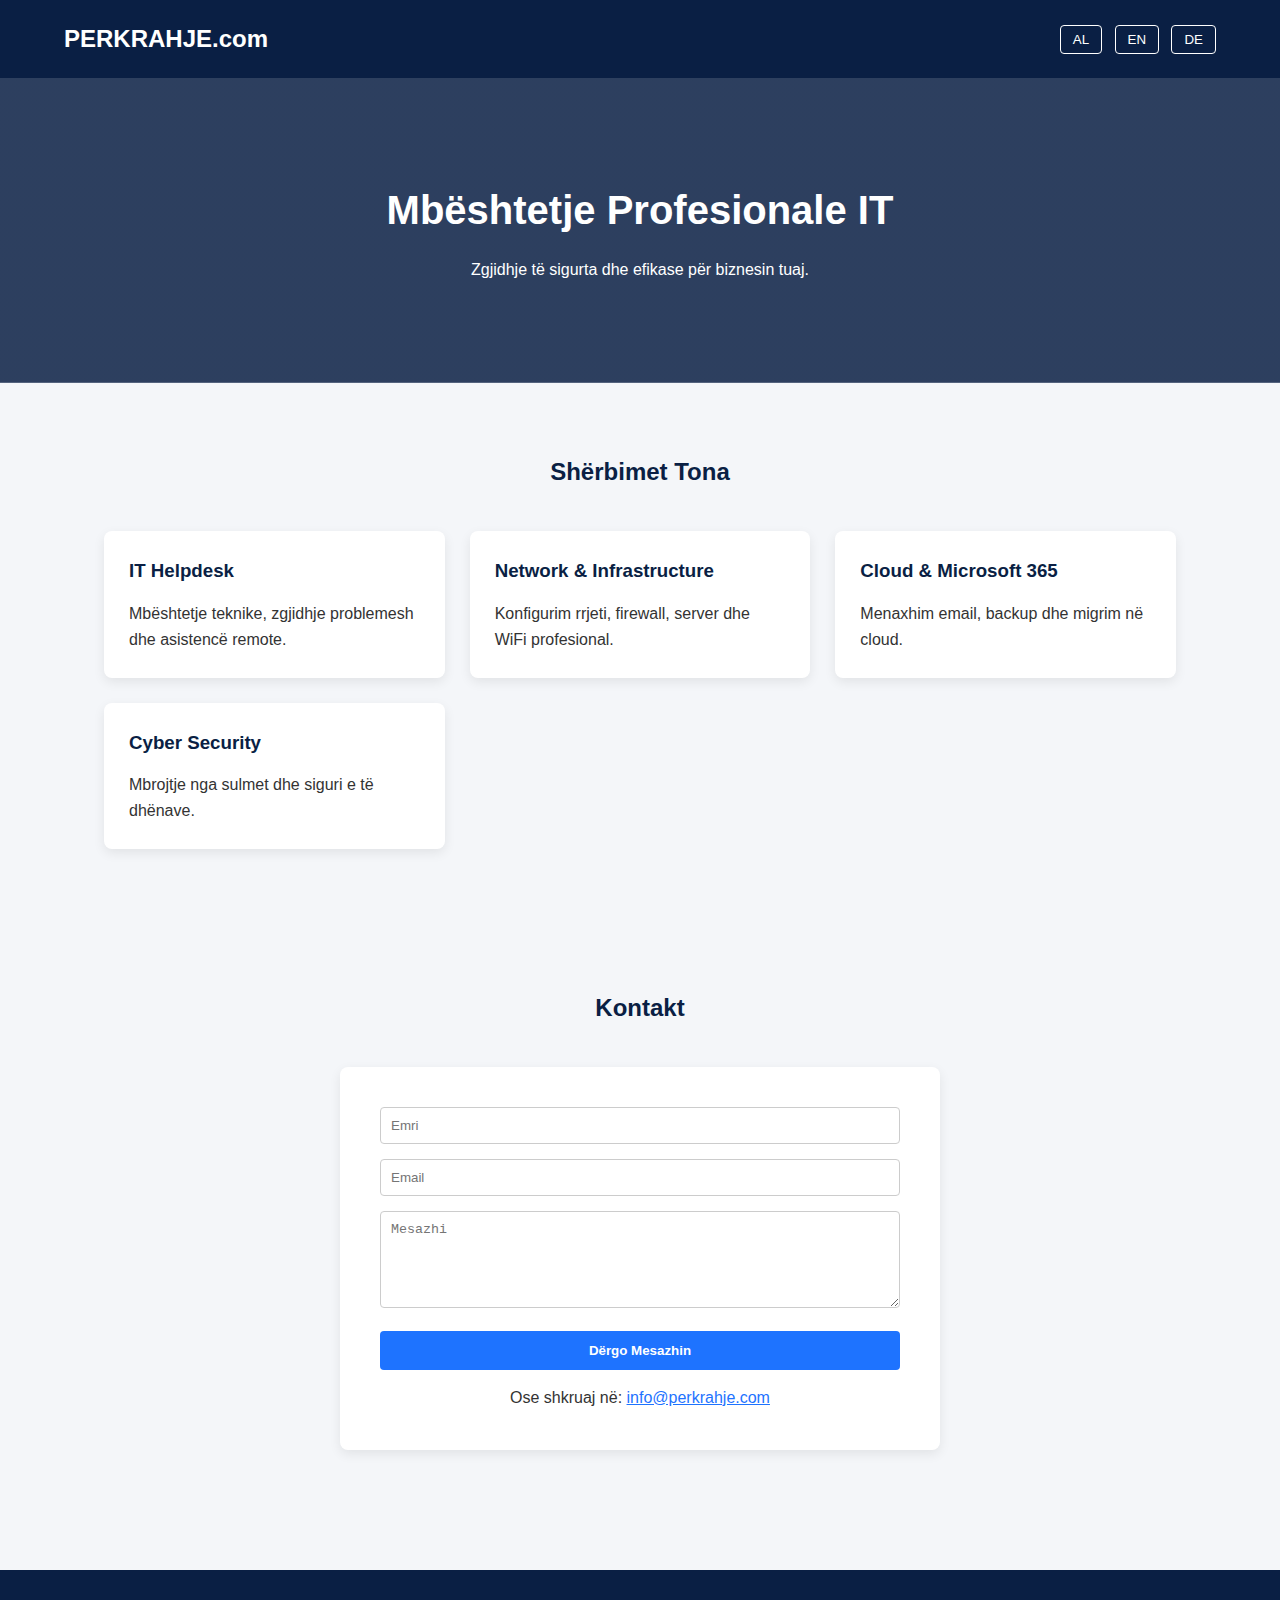
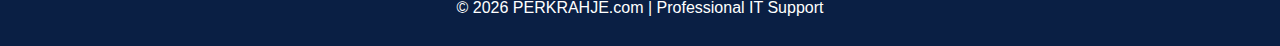
<file: index.html>
<!DOCTYPE html>
<html lang="sq">
<head>
<meta charset="UTF-8">
<meta name="viewport" content="width=device-width, initial-scale=1.0">
<title>PERKRAHJE.com | IT Support</title>

<style>
:root {
    --primary:#0a1f44;
    --accent:#1e73ff;
    --light:#f4f6f9;
}

* {margin:0; padding:0; box-sizing:border-box;}

body {
    font-family: "Segoe UI", Arial, sans-serif;
    background: var(--light);
    color:#333;
    line-height:1.6;
}

header {
    background: var(--primary);
    color:white;
    padding:20px 5%;
    display:flex;
    justify-content:space-between;
    align-items:center;
}

.logo {
    font-size:1.5rem;
    font-weight:600;
}

nav button {
    background:none;
    border:1px solid white;
    color:white;
    padding:6px 12px;
    margin-left:8px;
    cursor:pointer;
    border-radius:4px;
}

nav button:hover {
    background:white;
    color:var(--primary);
}

.hero {
    background:linear-gradient(rgba(10,31,68,0.85), rgba(10,31,68,0.85)),
    url("https://images.unsplash.com/photo-1519389950473-47ba0277781c");
    background-size:cover;
    background-position:center;
    color:white;
    text-align:center;
    padding:100px 20px;
}

.hero h1 {
    font-size:2.5rem;
    margin-bottom:15px;
}

.section {
    padding:70px 5%;
    max-width:1200px;
    margin:auto;
}

.section h2 {
    text-align:center;
    margin-bottom:40px;
    color:var(--primary);
}

.services {
    display:grid;
    grid-template-columns:repeat(auto-fit,minmax(250px,1fr));
    gap:25px;
}

.card {
    background:white;
    padding:25px;
    border-radius:8px;
    box-shadow:0 4px 12px rgba(0,0,0,0.08);
    transition:0.3s;
}

.card:hover {
    transform:translateY(-5px);
}

.card h3 {
    margin-bottom:15px;
    color:var(--primary);
}

.contact {
    background:white;
    padding:40px;
    border-radius:8px;
    box-shadow:0 4px 12px rgba(0,0,0,0.08);
    max-width:600px;
    margin:auto;
}

.contact input, .contact textarea {
    width:100%;
    padding:10px;
    margin-bottom:15px;
    border:1px solid #ccc;
    border-radius:4px;
}

.contact button {
    background:var(--accent);
    color:white;
    border:none;
    padding:12px;
    width:100%;
    cursor:pointer;
    border-radius:4px;
    font-weight:600;
}

.contact button:hover {
    background:#155bd5;
}

footer {
    background:var(--primary);
    color:white;
    text-align:center;
    padding:25px;
    margin-top:50px;
}

a { color:var(--accent); }

@media(max-width:768px){
    .hero h1 {font-size:1.8rem;}
}
</style>
</head>
<body>

<header>
    <div class="logo">PERKRAHJE.com</div>
    <nav>
        <button onclick="setLang('sq')">AL</button>
        <button onclick="setLang('en')">EN</button>
        <button onclick="setLang('de')">DE</button>
    </nav>
</header>

<section class="hero">
    <h1 id="heroTitle">Mbështetje Profesionale IT</h1>
    <p id="heroText">Zgjidhje të sigurta dhe efikase për biznesin tuaj.</p>
</section>

<section class="section">
    <h2 id="servicesTitle">Shërbimet Tona</h2>
    <div class="services">
        <div class="card">
            <h3 id="s1t">IT Helpdesk</h3>
            <p id="s1d">Mbështetje teknike, zgjidhje problemesh dhe asistencë remote.</p>
        </div>
        <div class="card">
            <h3 id="s2t">Network & Infrastructure</h3>
            <p id="s2d">Konfigurim rrjeti, firewall, server dhe WiFi profesional.</p>
        </div>
        <div class="card">
            <h3 id="s3t">Cloud & Microsoft 365</h3>
            <p id="s3d">Menaxhim email, backup dhe migrim në cloud.</p>
        </div>
        <div class="card">
            <h3 id="s4t">Cyber Security</h3>
            <p id="s4d">Mbrojtje nga sulmet dhe siguri e të dhënave.</p>
        </div>
    </div>
</section>

<section class="section">
    <h2 id="contactTitle">Kontakt</h2>
    <div class="contact">
        <form action="https://formspree.io/f/YOUR-ID" method="POST">
            <input type="text" name="name" placeholder="Emri" required>
            <input type="email" name="email" placeholder="Email" required>
            <textarea name="message" rows="5" placeholder="Mesazhi" required></textarea>
            <button type="submit" id="sendBtn">Dërgo Mesazhin</button>
        </form>
        <p style="margin-top:15px;text-align:center;">
            Ose shkruaj në: <a href="mailto:info@perkrahje.com">info@perkrahje.com</a>
        </p>
    </div>
</section>

<footer>
    © 2026 PERKRAHJE.com | Professional IT Support
</footer>

<script>
const translations = {
sq:{
heroTitle:"Mbështetje Profesionale IT",
heroText:"Zgjidhje të sigurta dhe efikase për biznesin tuaj.",
servicesTitle:"Shërbimet Tona",
contactTitle:"Kontakt",
sendBtn:"Dërgo Mesazhin"
},
en:{
heroTitle:"Professional IT Support",
heroText:"Secure and efficient solutions for your business.",
servicesTitle:"Our Services",
contactTitle:"Contact",
sendBtn:"Send Message"
},
de:{
heroTitle:"Professioneller IT Support",
heroText:"Sichere und effiziente Lösungen für Ihr Unternehmen.",
servicesTitle:"Unsere Leistungen",
contactTitle:"Kontakt",
sendBtn:"Nachricht senden"
}
};

function setLang(lang){
document.getElementById("heroTitle").innerText=translations[lang].heroTitle;
document.getElementById("heroText").innerText=translations[lang].heroText;
document.getElementById("servicesTitle").innerText=translations[lang].servicesTitle;
document.getElementById("contactTitle").innerText=translations[lang].contactTitle;
document.getElementById("sendBtn").innerText=translations[lang].sendBtn;
}
</script>

</body>
</html>
</file>
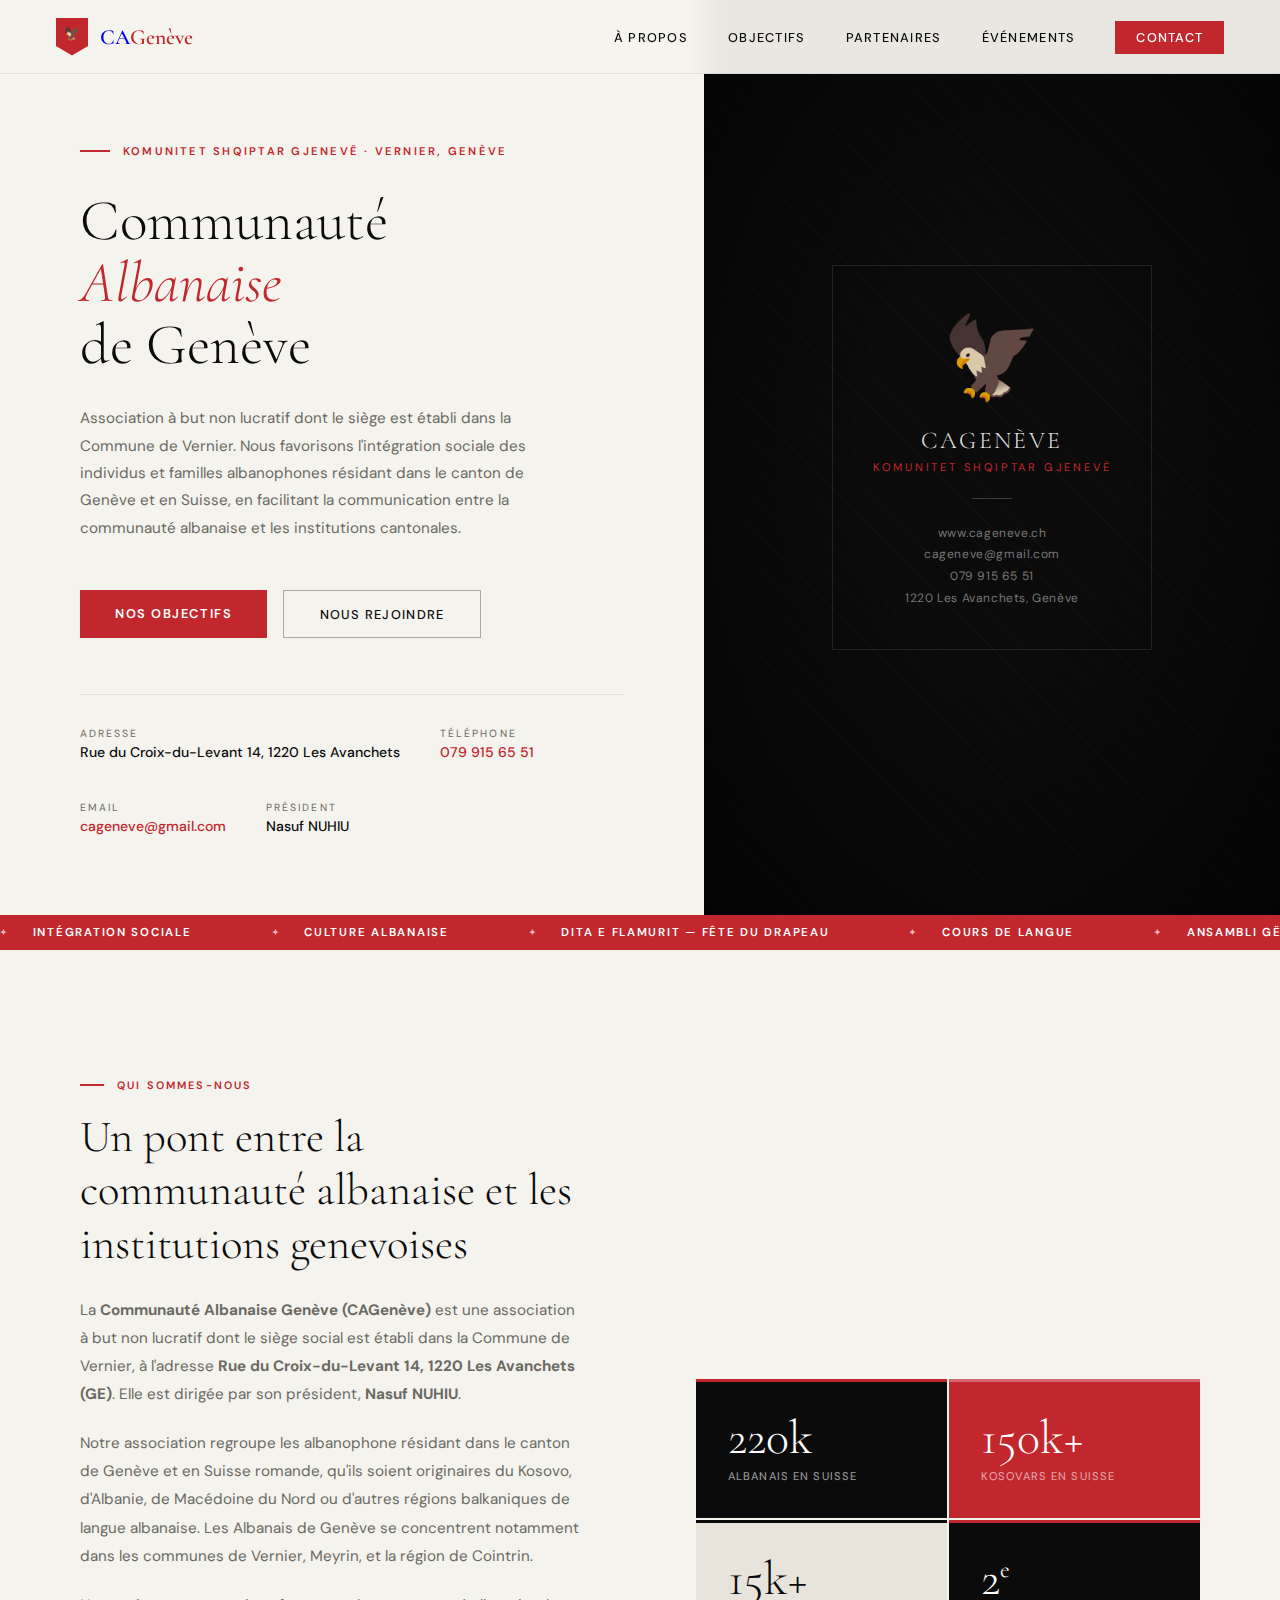
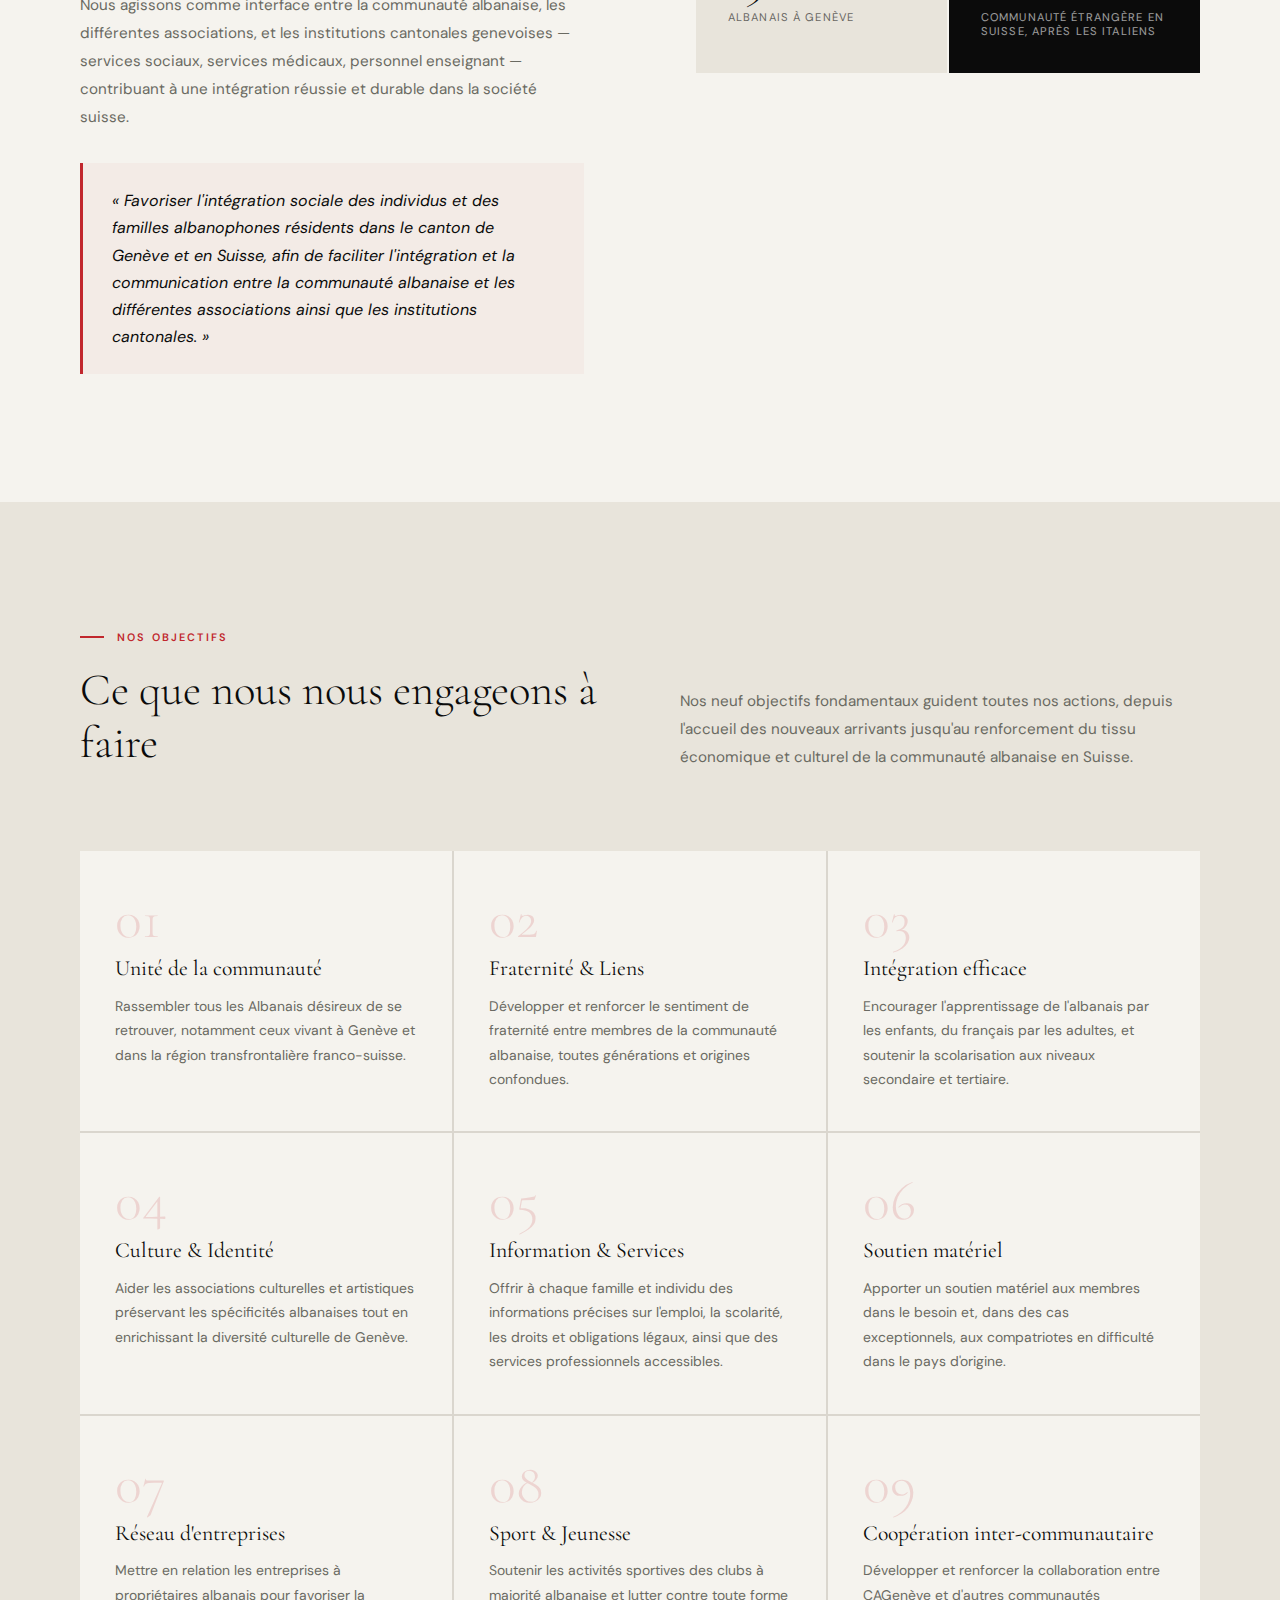
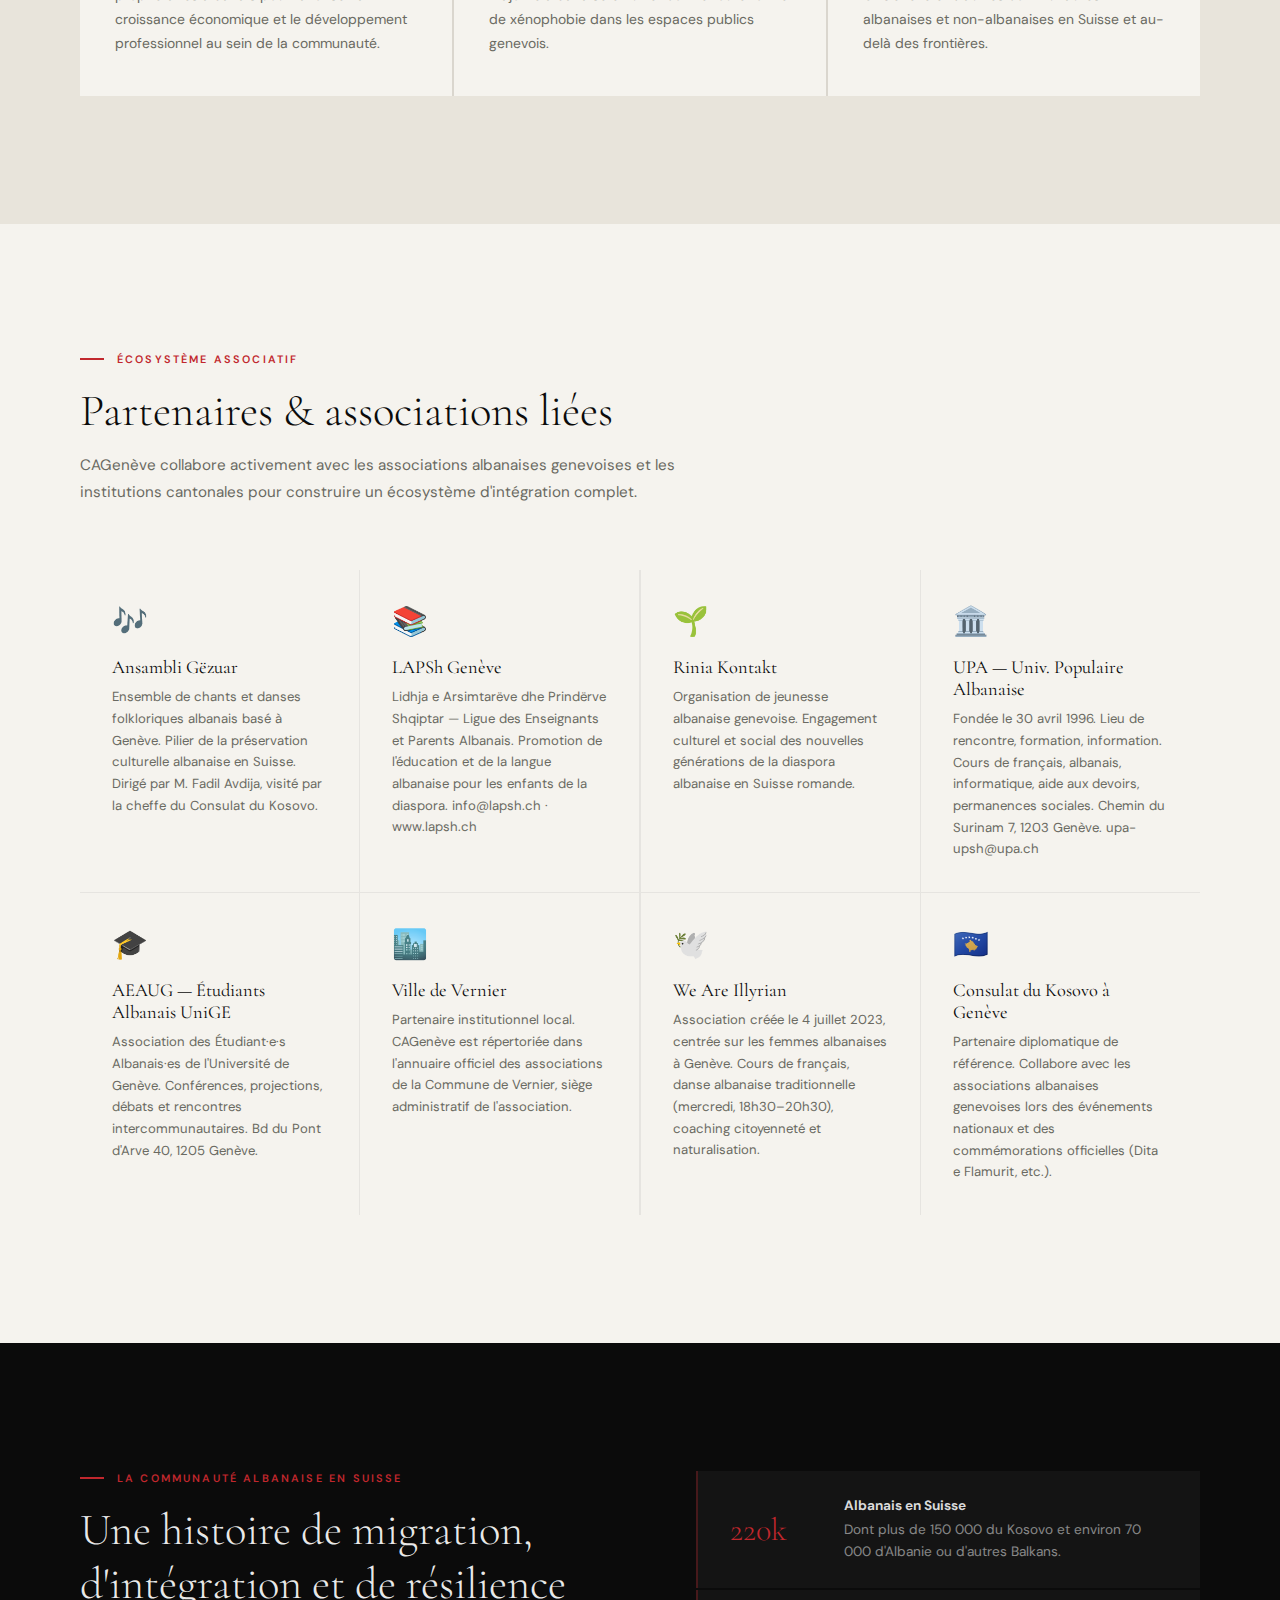
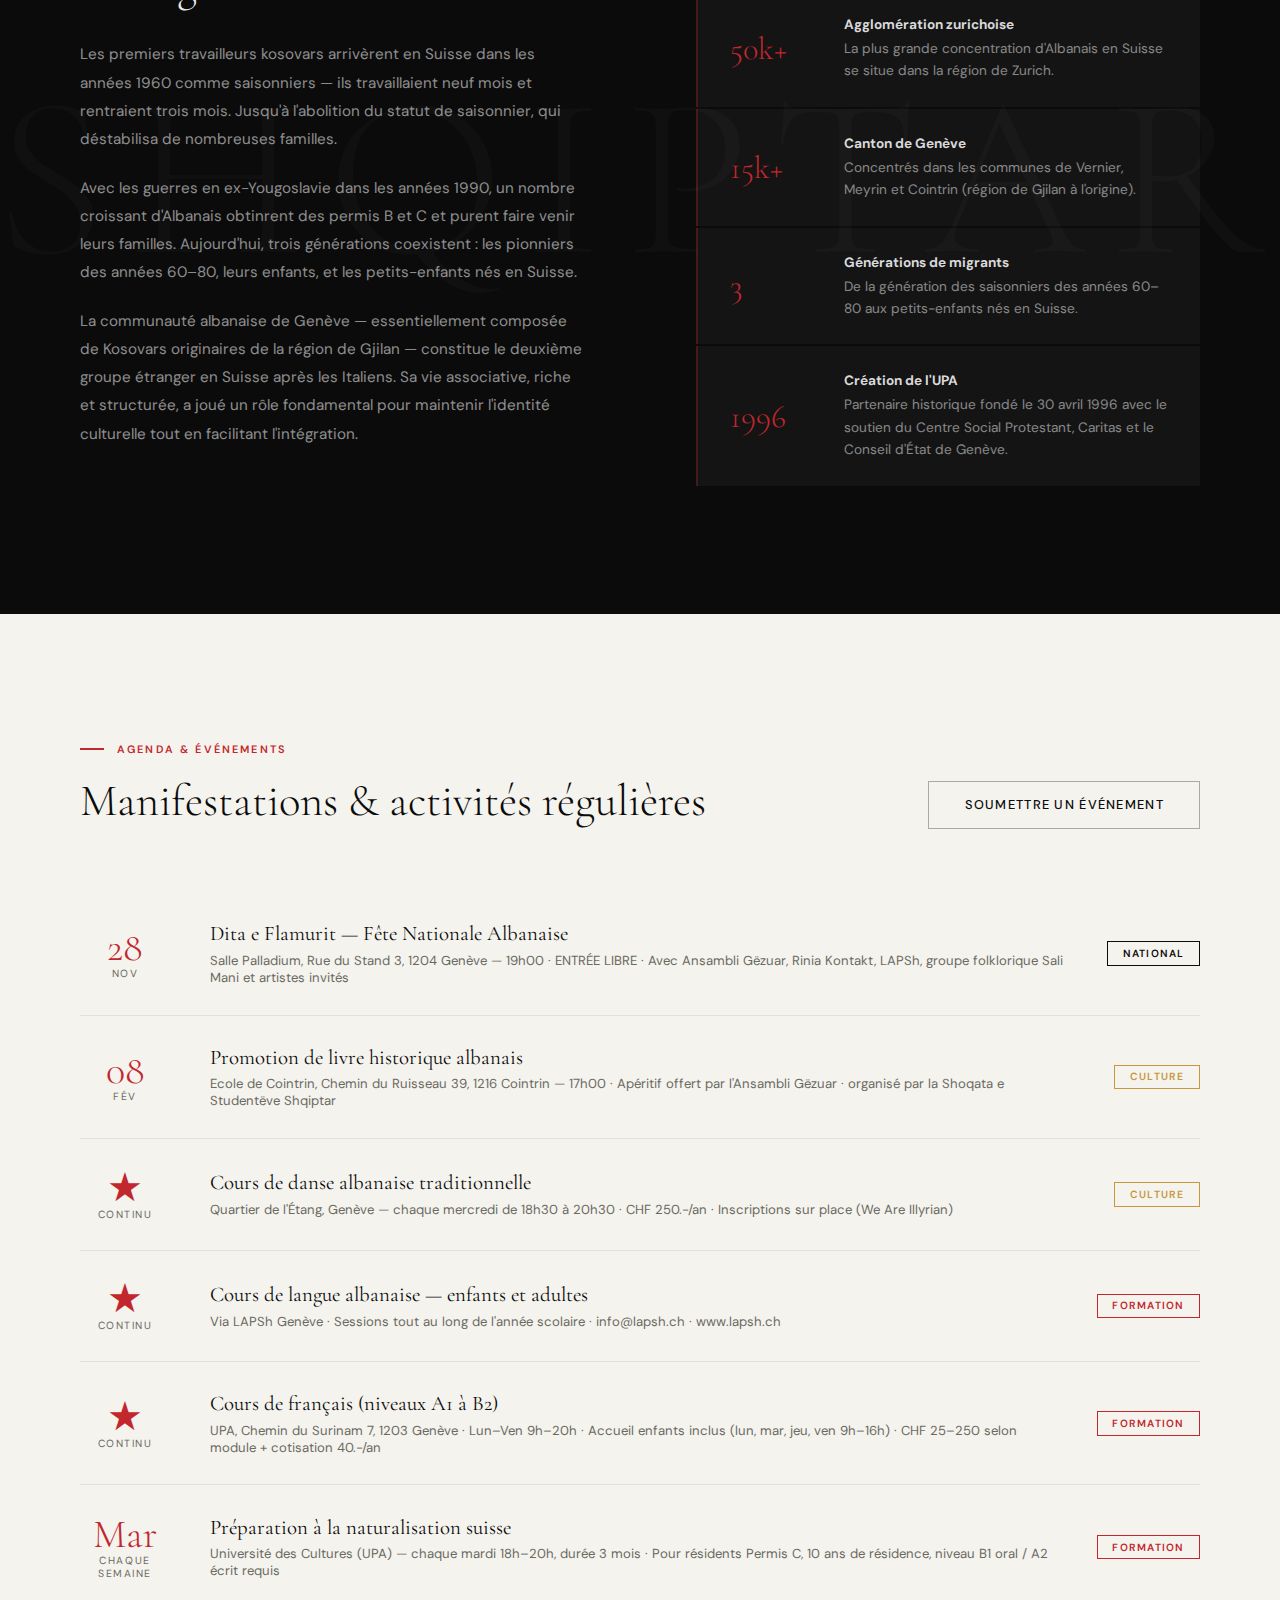
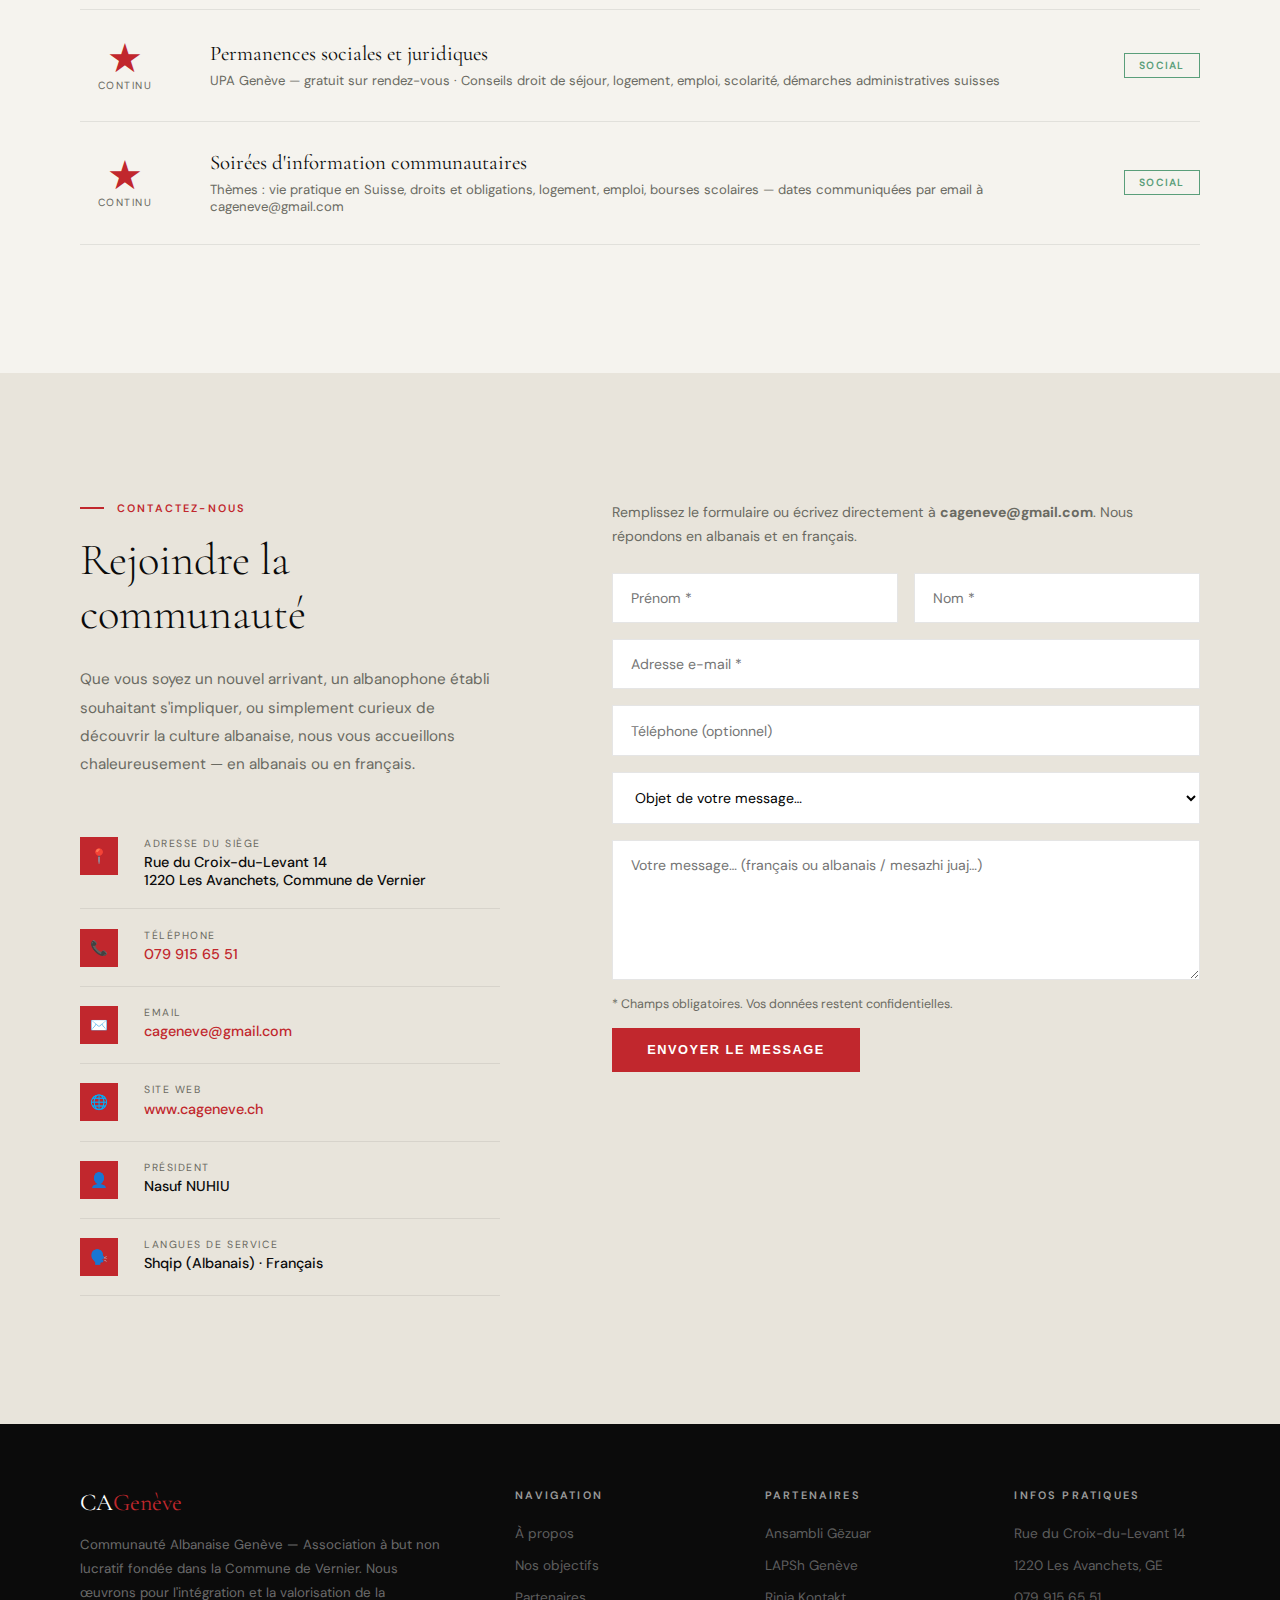
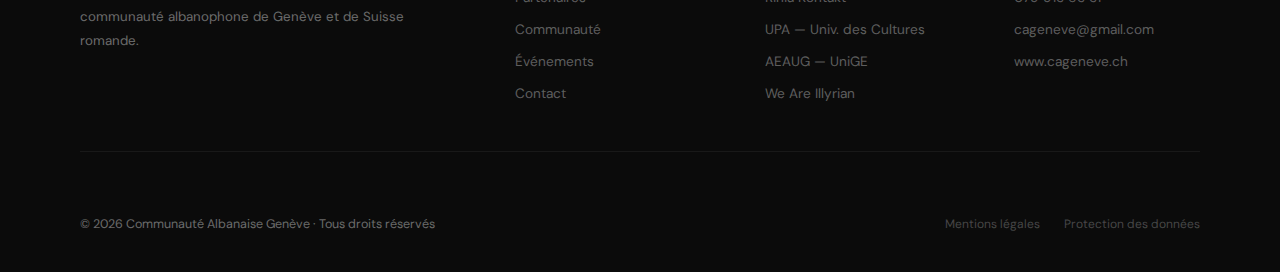
<file: cageneve.html>
<!DOCTYPE html>
<html lang="fr">
<head>
  <meta charset="UTF-8" />
  <meta name="viewport" content="width=device-width, initial-scale=1.0" />
  <title>Communauté Albanaise Genève – CAGenève</title>
  <link href="https://fonts.googleapis.com/css2?family=Cormorant+Garamond:ital,wght@0,300;0,400;0,600;1,300;1,400&family=DM+Sans:wght@300;400;500;600&display=swap" rel="stylesheet" />
  <style>
    *, *::before, *::after { box-sizing: border-box; margin: 0; padding: 0; }
    :root {
      --black: #0b0b0b; --white: #f5f3ee; --red: #c1272d;
      --gold: #c8963c; --grey: #6a6a62; --light: #e8e4db;
    }
    html { scroll-behavior: smooth; }
    body { font-family: 'DM Sans', sans-serif; background: var(--white); color: var(--black); overflow-x: hidden; }

    /* NAV */
    nav {
      position: fixed; top: 0; left: 0; right: 0; z-index: 100;
      display: flex; align-items: center; justify-content: space-between;
      padding: 1.1rem 3.5rem;
      background: rgba(245,243,238,0.95); backdrop-filter: blur(12px);
      border-bottom: 1px solid rgba(0,0,0,0.07);
    }
    .nav-logo { display: flex; align-items: center; gap: 0.75rem; text-decoration: none; }
    .nav-shield {
      width: 32px; height: 38px; background: var(--red);
      clip-path: polygon(0 0, 100% 0, 100% 75%, 50% 100%, 0 75%);
      display: flex; align-items: center; justify-content: center; font-size: 13px; padding-bottom: 6px;
    }
    .nav-logo-text { font-family: 'Cormorant Garamond', serif; font-size: 1.35rem; font-weight: 600; }
    .nav-logo-text span { color: var(--red); }
    .nav-links { display: flex; gap: 2.5rem; list-style: none; align-items: center; }
    .nav-links a { font-size: 0.8rem; font-weight: 500; letter-spacing: 0.1em; text-transform: uppercase; text-decoration: none; color: var(--black); transition: color 0.2s; }
    .nav-links a:hover { color: var(--red); }
    .nav-cta { background: var(--red); color: #fff !important; padding: 0.5rem 1.3rem; letter-spacing: 0.08em; }
    .nav-cta:hover { background: #9e1e23 !important; }

    /* HERO */
    .hero { min-height: 100vh; display: grid; grid-template-columns: 55% 45%; position: relative; overflow: hidden; }
    .hero-left { display: flex; flex-direction: column; justify-content: center; padding: 9rem 5rem 5rem 5rem; position: relative; z-index: 2; }
    .hero-right { background: var(--black); position: relative; overflow: hidden; display: flex; align-items: center; justify-content: center; }
    .hero-right-pattern {
      position: absolute; inset: 0;
      background: repeating-linear-gradient(45deg, rgba(193,39,45,0.06) 0, rgba(193,39,45,0.06) 1px, transparent 0, transparent 50%);
      background-size: 30px 30px;
    }
    .hero-right-overlay { position: absolute; inset: 0; background: radial-gradient(ellipse at center, transparent 30%, rgba(0,0,0,0.7) 100%); }
    .hero-emblem { position: relative; z-index: 2; text-align: center; color: #fff; padding: 2.5rem; border: 1px solid rgba(255,255,255,0.1); }
    .eagle-symbol { font-size: 5rem; display: block; margin-bottom: 1rem; opacity: 0.85; }
    .emblem-title { font-family: 'Cormorant Garamond', serif; font-size: 1.5rem; font-weight: 300; letter-spacing: 0.1em; text-transform: uppercase; margin-bottom: 0.3rem; color: rgba(255,255,255,0.9); }
    .emblem-sub { font-size: 0.7rem; letter-spacing: 0.25em; text-transform: uppercase; color: var(--red); margin-bottom: 1.5rem; }
    .emblem-divider { width: 40px; height: 1px; background: rgba(255,255,255,0.2); margin: 0 auto 1.5rem; }
    .emblem-fact { font-size: 0.75rem; color: rgba(255,255,255,0.45); letter-spacing: 0.05em; line-height: 1.8; }
    .hero-eyebrow { display: flex; align-items: center; gap: 0.8rem; margin-bottom: 2rem; }
    .hero-line { width: 30px; height: 2px; background: var(--red); }
    .hero-eyebrow-text { font-size: 0.7rem; font-weight: 600; letter-spacing: 0.2em; text-transform: uppercase; color: var(--red); }
    .hero-title { font-family: 'Cormorant Garamond', serif; font-size: clamp(2.8rem, 4.5vw, 4.8rem); font-weight: 300; line-height: 1.08; margin-bottom: 1.8rem; }
    .hero-title em { font-style: italic; color: var(--red); display: block; }
    .hero-desc { font-size: 0.95rem; line-height: 1.8; color: var(--grey); max-width: 460px; margin-bottom: 3rem; }
    .hero-buttons { display: flex; gap: 1rem; flex-wrap: wrap; }
    .btn-primary { background: var(--red); color: #fff; padding: 0.9rem 2.2rem; font-size: 0.8rem; font-weight: 600; letter-spacing: 0.12em; text-transform: uppercase; text-decoration: none; transition: background 0.2s; display: inline-block; }
    .btn-primary:hover { background: #9e1e23; }
    .btn-outline { background: transparent; color: var(--black); padding: 0.9rem 2.2rem; font-size: 0.8rem; font-weight: 500; letter-spacing: 0.1em; text-transform: uppercase; text-decoration: none; border: 1.5px solid rgba(0,0,0,0.3); transition: all 0.2s; display: inline-block; }
    .btn-outline:hover { border-color: var(--black); background: var(--black); color: #fff; }
    .hero-contact-strip { margin-top: 3.5rem; padding-top: 2rem; border-top: 1px solid rgba(0,0,0,0.08); display: flex; gap: 2.5rem; flex-wrap: wrap; }
    .strip-item { display: flex; flex-direction: column; gap: 0.2rem; }
    .strip-label { font-size: 0.65rem; letter-spacing: 0.2em; text-transform: uppercase; color: var(--grey); }
    .strip-value { font-size: 0.88rem; font-weight: 500; color: var(--black); }
    .strip-value a { color: var(--red); text-decoration: none; }

    /* TICKER */
    .ticker { background: var(--red); color: #fff; padding: 0.6rem 0; overflow: hidden; }
    .ticker-inner { display: flex; gap: 5rem; animation: ticker 40s linear infinite; width: max-content; }
    .ticker-item { font-size: 0.72rem; font-weight: 600; letter-spacing: 0.15em; text-transform: uppercase; white-space: nowrap; display: flex; align-items: center; gap: 1.5rem; }
    .ticker-item::before { content: '✦'; opacity: 0.7; font-size: 0.5rem; }
    @keyframes ticker { from { transform: translateX(0); } to { transform: translateX(-50%); } }

    /* SECTION HELPERS */
    .section-eyebrow { display: flex; align-items: center; gap: 0.8rem; margin-bottom: 1.2rem; }
    .eyebrow-line { width: 24px; height: 2px; background: var(--red); flex-shrink: 0; }
    .eyebrow-label { font-size: 0.68rem; font-weight: 600; letter-spacing: 0.2em; text-transform: uppercase; color: var(--red); }
    .section-title-lg { font-family: 'Cormorant Garamond', serif; font-size: clamp(2rem, 3.5vw, 3rem); font-weight: 300; line-height: 1.2; }

    /* ABOUT */
    .about { padding: 8rem 5rem; display: grid; grid-template-columns: 1fr 1fr; gap: 7rem; align-items: center; max-width: 1280px; margin: 0 auto; }
    .about p { font-size: 0.95rem; line-height: 1.85; color: var(--grey); margin-bottom: 1.3rem; }
    .about p:last-child { margin-bottom: 0; }
    .about-highlight { margin-top: 2rem; padding: 1.5rem 1.8rem; border-left: 3px solid var(--red); background: rgba(193,39,45,0.04); font-style: italic; font-size: 1rem; line-height: 1.7; color: var(--black); }
    .about-stats { display: grid; grid-template-columns: 1fr 1fr; gap: 2px; }
    .stat-card { padding: 2.2rem 2rem; background: var(--black); color: #fff; position: relative; }
    .stat-card.red { background: var(--red); }
    .stat-card.light { background: var(--light); color: var(--black); }
    .stat-card::before { content: ''; position: absolute; top: 0; left: 0; width: 100%; height: 3px; }
    .stat-card:not(.red):not(.light)::before { background: var(--red); }
    .stat-card.red::before { background: rgba(255,255,255,0.3); }
    .stat-card.light::before { background: var(--black); }
    .stat-num { font-family: 'Cormorant Garamond', serif; font-size: 3rem; font-weight: 300; line-height: 1; }
    .stat-lbl { font-size: 0.7rem; letter-spacing: 0.1em; text-transform: uppercase; margin-top: 0.4rem; opacity: 0.6; }

    /* OBJECTIFS */
    .objectifs { background: var(--light); padding: 8rem 5rem; }
    .objectifs-inner { max-width: 1280px; margin: 0 auto; }
    .objectifs-header { display: grid; grid-template-columns: 1fr 1fr; gap: 5rem; margin-bottom: 5rem; align-items: end; }
    .objectifs-intro { font-size: 0.95rem; line-height: 1.85; color: var(--grey); }
    .obj-grid { display: grid; grid-template-columns: repeat(3, 1fr); gap: 2px; background: rgba(0,0,0,0.06); }
    .obj-card { background: var(--white); padding: 2.5rem 2.2rem; position: relative; overflow: hidden; transition: background 0.35s; }
    .obj-card::after { content: ''; position: absolute; bottom: 0; left: 0; right: 0; height: 3px; background: var(--red); transform: scaleX(0); transform-origin: left; transition: transform 0.35s; }
    .obj-card:hover { background: var(--black); }
    .obj-card:hover::after { transform: scaleX(1); }
    .obj-card:hover .obj-title, .obj-card:hover .obj-desc { color: #fff; }
    .obj-card:hover .obj-desc { color: rgba(255,255,255,0.55); }
    .obj-num { font-family: 'Cormorant Garamond', serif; font-size: 3.5rem; font-weight: 300; color: rgba(193,39,45,0.15); line-height: 1; margin-bottom: 0.5rem; transition: color 0.35s; }
    .obj-card:hover .obj-num { color: rgba(255,255,255,0.1); }
    .obj-title { font-family: 'Cormorant Garamond', serif; font-size: 1.35rem; font-weight: 400; margin-bottom: 0.8rem; transition: color 0.35s; }
    .obj-desc { font-size: 0.87rem; line-height: 1.75; color: var(--grey); transition: color 0.35s; }

    /* ECOSYSTEM */
    .ecosystem { padding: 8rem 5rem; max-width: 1280px; margin: 0 auto; }
    .eco-grid { display: grid; grid-template-columns: repeat(4, 1fr); gap: 1.5px; background: rgba(0,0,0,0.06); margin-top: 4rem; }
    .eco-card { background: var(--white); padding: 2rem; transition: background 0.3s; }
    .eco-card:hover { background: var(--light); }
    .eco-icon { font-size: 1.8rem; margin-bottom: 1rem; }
    .eco-name { font-family: 'Cormorant Garamond', serif; font-size: 1.15rem; font-weight: 400; margin-bottom: 0.5rem; }
    .eco-desc { font-size: 0.82rem; line-height: 1.65; color: var(--grey); }

    /* CONTEXT */
    .context { background: var(--black); color: #fff; padding: 8rem 5rem; position: relative; overflow: hidden; }
    .context::before { content: 'SHQIPTAR'; position: absolute; top: 50%; left: 50%; transform: translate(-50%, -50%); font-family: 'Cormorant Garamond', serif; font-size: clamp(7rem, 18vw, 17rem); font-weight: 300; color: rgba(255,255,255,0.025); white-space: nowrap; pointer-events: none; letter-spacing: 0.1em; }
    .context-inner { max-width: 1280px; margin: 0 auto; display: grid; grid-template-columns: 1fr 1fr; gap: 7rem; position: relative; z-index: 1; }
    .context-text p { font-size: 0.95rem; line-height: 1.85; color: rgba(255,255,255,0.55); margin-bottom: 1.3rem; }
    .context-text .eyebrow-label { color: var(--red); }
    .context-text .eyebrow-line { background: var(--red); }
    .context-text .section-title-lg { color: rgba(255,255,255,0.92); margin-bottom: 1.8rem; }
    .context-facts { display: flex; flex-direction: column; gap: 2px; }
    .fact-row { padding: 1.5rem 2rem; background: rgba(255,255,255,0.04); display: grid; grid-template-columns: 90px 1fr; gap: 1.5rem; align-items: center; border-left: 2px solid rgba(193,39,45,0.3); transition: background 0.25s, border-color 0.25s; }
    .fact-row:hover { background: rgba(255,255,255,0.07); border-color: var(--red); }
    .fact-num { font-family: 'Cormorant Garamond', serif; font-size: 2rem; font-weight: 300; color: var(--red); }
    .fact-text { font-size: 0.85rem; line-height: 1.65; color: rgba(255,255,255,0.5); }
    .fact-text strong { color: rgba(255,255,255,0.85); display: block; margin-bottom: 0.1rem; }

    /* EVENTS */
    .events { padding: 8rem 5rem; }
    .events-inner { max-width: 1280px; margin: 0 auto; }
    .events-header { display: grid; grid-template-columns: 1fr auto; align-items: end; margin-bottom: 4rem; }
    .event-list { display: flex; flex-direction: column; }
    .event-row { display: grid; grid-template-columns: 90px 1fr auto; align-items: center; gap: 2.5rem; padding: 1.8rem 0; border-bottom: 1px solid rgba(0,0,0,0.08); transition: all 0.25s; position: relative; }
    .event-row:before { content: ''; position: absolute; left: -5rem; top: 0; bottom: 0; width: 3px; background: var(--red); transform: scaleY(0); transform-origin: center; transition: transform 0.25s; }
    .event-row:hover:before { transform: scaleY(1); }
    .event-row:hover { padding-left: 0.5rem; }
    .event-date-col { text-align: center; }
    .ev-day { font-family: 'Cormorant Garamond', serif; font-size: 2.5rem; font-weight: 300; line-height: 1; color: var(--red); }
    .ev-month { font-size: 0.65rem; letter-spacing: 0.15em; text-transform: uppercase; color: var(--grey); }
    .ev-title { font-family: 'Cormorant Garamond', serif; font-size: 1.3rem; font-weight: 400; margin-bottom: 0.35rem; }
    .ev-meta { font-size: 0.82rem; color: var(--grey); }
    .ev-badge { font-size: 0.65rem; font-weight: 600; letter-spacing: 0.12em; text-transform: uppercase; padding: 0.3rem 0.9rem; border: 1px solid; white-space: nowrap; }
    .badge-culture { color: var(--gold); border-color: var(--gold); }
    .badge-formation { color: var(--red); border-color: var(--red); }
    .badge-social { color: #5a9e7a; border-color: #5a9e7a; }
    .badge-national { color: var(--black); border-color: var(--black); }

    /* CONTACT */
    .contact { padding: 8rem 5rem; background: var(--light); }
    .contact-inner { max-width: 1280px; margin: 0 auto; display: grid; grid-template-columns: 5fr 7fr; gap: 7rem; }
    .contact-info p { font-size: 0.95rem; line-height: 1.85; color: var(--grey); margin: 1.5rem 0 2.5rem; }
    .contact-details { display: flex; flex-direction: column; }
    .detail-row { display: grid; grid-template-columns: 48px 1fr; gap: 1rem; align-items: start; padding: 1.2rem 0; border-bottom: 1px solid rgba(0,0,0,0.07); }
    .detail-icon { width: 38px; height: 38px; background: var(--red); color: #fff; display: flex; align-items: center; justify-content: center; font-size: 0.9rem; flex-shrink: 0; }
    .detail-lbl { font-size: 0.65rem; letter-spacing: 0.15em; text-transform: uppercase; color: var(--grey); margin-bottom: 0.2rem; }
    .detail-val { font-size: 0.9rem; font-weight: 500; }
    .detail-val a { color: var(--red); text-decoration: none; }
    .contact-form { display: flex; flex-direction: column; gap: 1rem; }
    .form-row { display: grid; grid-template-columns: 1fr 1fr; gap: 1rem; }
    .form-field, .form-area, .form-select { width: 100%; padding: 0.95rem 1.1rem; background: #fff; border: 1px solid rgba(0,0,0,0.1); font-family: 'DM Sans', sans-serif; font-size: 0.88rem; outline: none; transition: border-color 0.2s; }
    .form-field:focus, .form-area:focus, .form-select:focus { border-color: var(--red); }
    .form-area { height: 140px; resize: vertical; }
    .form-note { font-size: 0.78rem; color: var(--grey); }

    /* FOOTER */
    footer { background: #0b0b0b; color: rgba(255,255,255,0.4); padding: 4rem 5rem 2.5rem; }
    .footer-top { display: grid; grid-template-columns: 2fr 1fr 1fr 1fr; gap: 4rem; margin-bottom: 4rem; padding-bottom: 3rem; border-bottom: 1px solid rgba(255,255,255,0.06); }
    .footer-brand-name { font-family: 'Cormorant Garamond', serif; font-size: 1.5rem; color: #fff; margin-bottom: 1rem; }
    .footer-brand-name span { color: var(--red); }
    .footer-brand-desc { font-size: 0.83rem; line-height: 1.8; }
    .footer-col-title { font-size: 0.68rem; letter-spacing: 0.2em; text-transform: uppercase; color: rgba(255,255,255,0.6); margin-bottom: 1.2rem; font-weight: 600; }
    .footer-links-list { list-style: none; display: flex; flex-direction: column; gap: 0.7rem; }
    .footer-links-list a { font-size: 0.85rem; color: rgba(255,255,255,0.35); text-decoration: none; transition: color 0.2s; }
    .footer-links-list a:hover { color: #fff; }
    .footer-bottom { display: flex; align-items: center; justify-content: space-between; flex-wrap: wrap; gap: 1rem; }
    .footer-copy { font-size: 0.78rem; }
    .footer-legal { display: flex; gap: 1.5rem; }
    .footer-legal a { font-size: 0.75rem; color: rgba(255,255,255,0.25); text-decoration: none; }

    /* ANIMS */
    @keyframes fadeUp { from { opacity: 0; transform: translateY(28px); } to { opacity: 1; transform: translateY(0); } }
    .hero-eyebrow { animation: fadeUp 0.6s ease both; }
    .hero-title { animation: fadeUp 0.6s 0.12s ease both; }
    .hero-desc { animation: fadeUp 0.6s 0.24s ease both; }
    .hero-buttons { animation: fadeUp 0.6s 0.36s ease both; }
    .hero-contact-strip { animation: fadeUp 0.6s 0.48s ease both; }
    .hero-emblem { animation: fadeUp 0.7s 0.3s ease both; }

    /* RESPONSIVE */
    @media (max-width: 1000px) {
      nav { padding: 1rem 1.5rem; }
      .nav-links { display: none; }
      .hero { grid-template-columns: 1fr; min-height: auto; }
      .hero-left { padding: 7rem 2rem 4rem; }
      .hero-right { display: none; }
      .about { grid-template-columns: 1fr; padding: 5rem 2rem; gap: 3.5rem; }
      .objectifs { padding: 5rem 2rem; }
      .objectifs-header { grid-template-columns: 1fr; gap: 2rem; }
      .obj-grid { grid-template-columns: 1fr; }
      .ecosystem { padding: 5rem 2rem; }
      .eco-grid { grid-template-columns: 1fr 1fr; }
      .context { padding: 5rem 2rem; }
      .context-inner { grid-template-columns: 1fr; gap: 4rem; }
      .events { padding: 5rem 2rem; }
      .events-header { grid-template-columns: 1fr; gap: 1.5rem; }
      .event-row { grid-template-columns: 70px 1fr; gap: 1.5rem; }
      .event-row .ev-badge { display: none; }
      .contact { padding: 5rem 2rem; }
      .contact-inner { grid-template-columns: 1fr; gap: 4rem; }
      footer { padding: 4rem 2rem 2rem; }
      .footer-top { grid-template-columns: 1fr 1fr; gap: 2.5rem; }
      .form-row { grid-template-columns: 1fr; }
    }
  </style>
</head>
<body>

<!-- NAV -->
<nav>
  <a href="#" class="nav-logo">
    <div class="nav-shield">🦅</div>
    <span class="nav-logo-text">CA<span>Genève</span></span>
  </a>
  <ul class="nav-links">
    <li><a href="#about">À propos</a></li>
    <li><a href="#objectifs">Objectifs</a></li>
    <li><a href="#partenaires">Partenaires</a></li>
    <li><a href="#evenements">Événements</a></li>
    <li><a href="#contact" class="nav-cta">Contact</a></li>
  </ul>
</nav>

<!-- HERO -->
<section class="hero">
  <div class="hero-left">
    <div class="hero-eyebrow">
      <div class="hero-line"></div>
      <span class="hero-eyebrow-text">Komunitet Shqiptar Gjenevë · Vernier, Genève</span>
    </div>
    <h1 class="hero-title">
      Communauté<br>
      <em>Albanaise</em>
      de Genève
    </h1>
    <p class="hero-desc">
      Association à but non lucratif dont le siège est établi dans la Commune de Vernier. Nous favorisons l'intégration sociale des individus et familles albanophones résidant dans le canton de Genève et en Suisse, en facilitant la communication entre la communauté albanaise et les institutions cantonales.
    </p>
    <div class="hero-buttons">
      <a href="#objectifs" class="btn-primary">Nos objectifs</a>
      <a href="#contact" class="btn-outline">Nous rejoindre</a>
    </div>
    <div class="hero-contact-strip">
      <div class="strip-item">
        <span class="strip-label">Adresse</span>
        <span class="strip-value">Rue du Croix-du-Levant 14, 1220 Les Avanchets</span>
      </div>
      <div class="strip-item">
        <span class="strip-label">Téléphone</span>
        <span class="strip-value"><a href="tel:0799156551">079 915 65 51</a></span>
      </div>
      <div class="strip-item">
        <span class="strip-label">Email</span>
        <span class="strip-value"><a href="mailto:cageneve@gmail.com">cageneve@gmail.com</a></span>
      </div>
      <div class="strip-item">
        <span class="strip-label">Président</span>
        <span class="strip-value">Nasuf NUHIU</span>
      </div>
    </div>
  </div>
  <div class="hero-right">
    <div class="hero-right-pattern"></div>
    <div class="hero-right-overlay"></div>
    <div class="hero-emblem">
      <span class="eagle-symbol">🦅</span>
      <div class="emblem-title">CAGenève</div>
      <div class="emblem-sub">Komunitet Shqiptar Gjenevë</div>
      <div class="emblem-divider"></div>
      <div class="emblem-fact">
        www.cageneve.ch<br>cageneve@gmail.com<br>
        079 915 65 51<br>
        1220 Les Avanchets, Genève
      </div>
    </div>
  </div>
</section>

<!-- TICKER -->
<div class="ticker">
  <div class="ticker-inner">
    <div class="ticker-item">Intégration Sociale</div>
    <div class="ticker-item">Culture Albanaise</div>
    <div class="ticker-item">Dita e Flamurit — Fête du Drapeau</div>
    <div class="ticker-item">Cours de Langue</div>
    <div class="ticker-item">Ansambli Gëzuar</div>
    <div class="ticker-item">Commune de Vernier</div>
    <div class="ticker-item">LAPSh — Lidhja e Arsimtarëve dhe Prindërve</div>
    <div class="ticker-item">UPA — Université Populaire Albanaise</div>
    <div class="ticker-item">Kosovo · Albanie · Suisse</div>
    <div class="ticker-item">220 000 Albanais en Suisse</div>
    <div class="ticker-item">Intégration Sociale</div>
    <div class="ticker-item">Culture Albanaise</div>
    <div class="ticker-item">Dita e Flamurit — Fête du Drapeau</div>
    <div class="ticker-item">Cours de Langue</div>
    <div class="ticker-item">Ansambli Gëzuar</div>
    <div class="ticker-item">Commune de Vernier</div>
    <div class="ticker-item">LAPSh — Lidhja e Arsimtarëve dhe Prindërve</div>
    <div class="ticker-item">UPA — Université Populaire Albanaise</div>
    <div class="ticker-item">Kosovo · Albanie · Suisse</div>
    <div class="ticker-item">220 000 Albanais en Suisse</div>
  </div>
</div>

<!-- ABOUT -->
<section class="about" id="about">
  <div class="about-content">
    <div class="section-eyebrow">
      <div class="eyebrow-line"></div>
      <span class="eyebrow-label">Qui sommes-nous</span>
    </div>
    <h2 class="section-title-lg" style="margin-bottom:1.5rem;">Un pont entre la communauté albanaise et les institutions genevoises</h2>
    <p>La <strong>Communauté Albanaise Genève (CAGenève)</strong> est une association à but non lucratif dont le siège social est établi dans la Commune de Vernier, à l'adresse <strong>Rue du Croix-du-Levant 14, 1220 Les Avanchets (GE)</strong>. Elle est dirigée par son président, <strong>Nasuf NUHIU</strong>.</p>
    <p>Notre association regroupe les albanophone résidant dans le canton de Genève et en Suisse romande, qu'ils soient originaires du Kosovo, d'Albanie, de Macédoine du Nord ou d'autres régions balkaniques de langue albanaise. Les Albanais de Genève se concentrent notamment dans les communes de Vernier, Meyrin, et la région de Cointrin.</p>
    <p>Nous agissons comme interface entre la communauté albanaise, les différentes associations, et les institutions cantonales genevoises — services sociaux, services médicaux, personnel enseignant — contribuant à une intégration réussie et durable dans la société suisse.</p>
    <div class="about-highlight">
      « Favoriser l'intégration sociale des individus et des familles albanophones résidents dans le canton de Genève et en Suisse, afin de faciliter l'intégration et la communication entre la communauté albanaise et les différentes associations ainsi que les institutions cantonales. »
    </div>
  </div>
  <div class="about-stats">
    <div class="stat-card">
      <div class="stat-num">220k</div>
      <div class="stat-lbl">Albanais en Suisse</div>
    </div>
    <div class="stat-card red">
      <div class="stat-num">150k+</div>
      <div class="stat-lbl">Kosovars en Suisse</div>
    </div>
    <div class="stat-card light">
      <div class="stat-num">15k+</div>
      <div class="stat-lbl">Albanais à Genève</div>
    </div>
    <div class="stat-card">
      <div class="stat-num">2<sup style="font-size:1.5rem">e</sup></div>
      <div class="stat-lbl">Communauté étrangère en Suisse, après les Italiens</div>
    </div>
  </div>
</section>

<!-- OBJECTIFS -->
<section class="objectifs" id="objectifs">
  <div class="objectifs-inner">
    <div class="objectifs-header">
      <div>
        <div class="section-eyebrow">
          <div class="eyebrow-line"></div>
          <span class="eyebrow-label">Nos Objectifs</span>
        </div>
        <h2 class="section-title-lg">Ce que nous nous engageons à faire</h2>
      </div>
      <p class="objectifs-intro">Nos neuf objectifs fondamentaux guident toutes nos actions, depuis l'accueil des nouveaux arrivants jusqu'au renforcement du tissu économique et culturel de la communauté albanaise en Suisse.</p>
    </div>
    <div class="obj-grid">
      <div class="obj-card">
        <div class="obj-num">01</div>
        <h3 class="obj-title">Unité de la communauté</h3>
        <p class="obj-desc">Rassembler tous les Albanais désireux de se retrouver, notamment ceux vivant à Genève et dans la région transfrontalière franco-suisse.</p>
      </div>
      <div class="obj-card">
        <div class="obj-num">02</div>
        <h3 class="obj-title">Fraternité & Liens</h3>
        <p class="obj-desc">Développer et renforcer le sentiment de fraternité entre membres de la communauté albanaise, toutes générations et origines confondues.</p>
      </div>
      <div class="obj-card">
        <div class="obj-num">03</div>
        <h3 class="obj-title">Intégration efficace</h3>
        <p class="obj-desc">Encourager l'apprentissage de l'albanais par les enfants, du français par les adultes, et soutenir la scolarisation aux niveaux secondaire et tertiaire.</p>
      </div>
      <div class="obj-card">
        <div class="obj-num">04</div>
        <h3 class="obj-title">Culture & Identité</h3>
        <p class="obj-desc">Aider les associations culturelles et artistiques préservant les spécificités albanaises tout en enrichissant la diversité culturelle de Genève.</p>
      </div>
      <div class="obj-card">
        <div class="obj-num">05</div>
        <h3 class="obj-title">Information & Services</h3>
        <p class="obj-desc">Offrir à chaque famille et individu des informations précises sur l'emploi, la scolarité, les droits et obligations légaux, ainsi que des services professionnels accessibles.</p>
      </div>
      <div class="obj-card">
        <div class="obj-num">06</div>
        <h3 class="obj-title">Soutien matériel</h3>
        <p class="obj-desc">Apporter un soutien matériel aux membres dans le besoin et, dans des cas exceptionnels, aux compatriotes en difficulté dans le pays d'origine.</p>
      </div>
      <div class="obj-card">
        <div class="obj-num">07</div>
        <h3 class="obj-title">Réseau d'entreprises</h3>
        <p class="obj-desc">Mettre en relation les entreprises à propriétaires albanais pour favoriser la croissance économique et le développement professionnel au sein de la communauté.</p>
      </div>
      <div class="obj-card">
        <div class="obj-num">08</div>
        <h3 class="obj-title">Sport & Jeunesse</h3>
        <p class="obj-desc">Soutenir les activités sportives des clubs à majorité albanaise et lutter contre toute forme de xénophobie dans les espaces publics genevois.</p>
      </div>
      <div class="obj-card">
        <div class="obj-num">09</div>
        <h3 class="obj-title">Coopération inter-communautaire</h3>
        <p class="obj-desc">Développer et renforcer la collaboration entre CAGenève et d'autres communautés albanaises et non-albanaises en Suisse et au-delà des frontières.</p>
      </div>
    </div>
  </div>
</section>

<!-- ECOSYSTEM -->
<section class="ecosystem" id="partenaires">
  <div class="section-eyebrow">
    <div class="eyebrow-line"></div>
    <span class="eyebrow-label">Écosystème Associatif</span>
  </div>
  <h2 class="section-title-lg" style="margin-bottom:0.5rem;">Partenaires &amp; associations liées</h2>
  <p style="font-size:0.95rem;line-height:1.8;color:var(--grey);max-width:680px;margin-top:0.8rem;">CAGenève collabore activement avec les associations albanaises genevoises et les institutions cantonales pour construire un écosystème d'intégration complet.</p>
  <div class="eco-grid">
    <div class="eco-card">
      <div class="eco-icon">🎶</div>
      <div class="eco-name">Ansambli Gëzuar</div>
      <p class="eco-desc">Ensemble de chants et danses folkloriques albanais basé à Genève. Pilier de la préservation culturelle albanaise en Suisse. Dirigé par M. Fadil Avdija, visité par la cheffe du Consulat du Kosovo.</p>
    </div>
    <div class="eco-card">
      <div class="eco-icon">📚</div>
      <div class="eco-name">LAPSh Genève</div>
      <p class="eco-desc">Lidhja e Arsimtarëve dhe Prindërve Shqiptar — Ligue des Enseignants et Parents Albanais. Promotion de l'éducation et de la langue albanaise pour les enfants de la diaspora. info@lapsh.ch · www.lapsh.ch</p>
    </div>
    <div class="eco-card">
      <div class="eco-icon">🌱</div>
      <div class="eco-name">Rinia Kontakt</div>
      <p class="eco-desc">Organisation de jeunesse albanaise genevoise. Engagement culturel et social des nouvelles générations de la diaspora albanaise en Suisse romande.</p>
    </div>
    <div class="eco-card">
      <div class="eco-icon">🏛️</div>
      <div class="eco-name">UPA — Univ. Populaire Albanaise</div>
      <p class="eco-desc">Fondée le 30 avril 1996. Lieu de rencontre, formation, information. Cours de français, albanais, informatique, aide aux devoirs, permanences sociales. Chemin du Surinam 7, 1203 Genève. upa-upsh@upa.ch</p>
    </div>
    <div class="eco-card">
      <div class="eco-icon">🎓</div>
      <div class="eco-name">AEAUG — Étudiants Albanais UniGE</div>
      <p class="eco-desc">Association des Étudiant·e·s Albanais·es de l'Université de Genève. Conférences, projections, débats et rencontres intercommunautaires. Bd du Pont d'Arve 40, 1205 Genève.</p>
    </div>
    <div class="eco-card">
      <div class="eco-icon">🏙️</div>
      <div class="eco-name">Ville de Vernier</div>
      <p class="eco-desc">Partenaire institutionnel local. CAGenève est répertoriée dans l'annuaire officiel des associations de la Commune de Vernier, siège administratif de l'association.</p>
    </div>
    <div class="eco-card">
      <div class="eco-icon">🕊️</div>
      <div class="eco-name">We Are Illyrian</div>
      <p class="eco-desc">Association créée le 4 juillet 2023, centrée sur les femmes albanaises à Genève. Cours de français, danse albanaise traditionnelle (mercredi, 18h30–20h30), coaching citoyenneté et naturalisation.</p>
    </div>
    <div class="eco-card">
      <div class="eco-icon">🇽🇰</div>
      <div class="eco-name">Consulat du Kosovo à Genève</div>
      <p class="eco-desc">Partenaire diplomatique de référence. Collabore avec les associations albanaises genevoises lors des événements nationaux et des commémorations officielles (Dita e Flamurit, etc.).</p>
    </div>
  </div>
</section>

<!-- CONTEXT -->
<section class="context" id="context">
  <div class="context-inner">
    <div class="context-text">
      <div class="section-eyebrow">
        <div class="eyebrow-line"></div>
        <span class="eyebrow-label">La communauté albanaise en Suisse</span>
      </div>
      <h2 class="section-title-lg">Une histoire de migration, d'intégration et de résilience</h2>
      <p>Les premiers travailleurs kosovars arrivèrent en Suisse dans les années 1960 comme saisonniers — ils travaillaient neuf mois et rentraient trois mois. Jusqu'à l'abolition du statut de saisonnier, qui déstabilisa de nombreuses familles.</p>
      <p>Avec les guerres en ex-Yougoslavie dans les années 1990, un nombre croissant d'Albanais obtinrent des permis B et C et purent faire venir leurs familles. Aujourd'hui, trois générations coexistent : les pionniers des années 60–80, leurs enfants, et les petits-enfants nés en Suisse.</p>
      <p>La communauté albanaise de Genève — essentiellement composée de Kosovars originaires de la région de Gjilan — constitue le deuxième groupe étranger en Suisse après les Italiens. Sa vie associative, riche et structurée, a joué un rôle fondamental pour maintenir l'identité culturelle tout en facilitant l'intégration.</p>
    </div>
    <div class="context-facts">
      <div class="fact-row">
        <div class="fact-num">220k</div>
        <div class="fact-text"><strong>Albanais en Suisse</strong>Dont plus de 150 000 du Kosovo et environ 70 000 d'Albanie ou d'autres Balkans.</div>
      </div>
      <div class="fact-row">
        <div class="fact-num">50k+</div>
        <div class="fact-text"><strong>Agglomération zurichoise</strong>La plus grande concentration d'Albanais en Suisse se situe dans la région de Zurich.</div>
      </div>
      <div class="fact-row">
        <div class="fact-num">15k+</div>
        <div class="fact-text"><strong>Canton de Genève</strong>Concentrés dans les communes de Vernier, Meyrin et Cointrin (région de Gjilan à l'origine).</div>
      </div>
      <div class="fact-row">
        <div class="fact-num">3</div>
        <div class="fact-text"><strong>Générations de migrants</strong>De la génération des saisonniers des années 60–80 aux petits-enfants nés en Suisse.</div>
      </div>
      <div class="fact-row">
        <div class="fact-num">1996</div>
        <div class="fact-text"><strong>Création de l'UPA</strong>Partenaire historique fondé le 30 avril 1996 avec le soutien du Centre Social Protestant, Caritas et le Conseil d'État de Genève.</div>
      </div>
    </div>
  </div>
</section>

<!-- EVENTS -->
<section class="events" id="evenements">
  <div class="events-inner">
    <div class="events-header">
      <div>
        <div class="section-eyebrow">
          <div class="eyebrow-line"></div>
          <span class="eyebrow-label">Agenda & Événements</span>
        </div>
        <h2 class="section-title-lg">Manifestations &amp; activités régulières</h2>
      </div>
      <a href="#contact" class="btn-outline" style="white-space:nowrap; align-self:flex-end;">Soumettre un événement</a>
    </div>
    <div class="event-list">
      <div class="event-row">
        <div class="event-date-col"><div class="ev-day">28</div><div class="ev-month">Nov</div></div>
        <div>
          <div class="ev-title">Dita e Flamurit — Fête Nationale Albanaise</div>
          <div class="ev-meta">Salle Palladium, Rue du Stand 3, 1204 Genève — 19h00 · ENTRÉE LIBRE · Avec Ansambli Gëzuar, Rinia Kontakt, LAPSh, groupe folklorique Sali Mani et artistes invités</div>
        </div>
        <span class="ev-badge badge-national">National</span>
      </div>
      <div class="event-row">
        <div class="event-date-col"><div class="ev-day">08</div><div class="ev-month">Fév</div></div>
        <div>
          <div class="ev-title">Promotion de livre historique albanais</div>
          <div class="ev-meta">Ecole de Cointrin, Chemin du Ruisseau 39, 1216 Cointrin — 17h00 · Apéritif offert par l'Ansambli Gëzuar · organisé par la Shoqata e Studentëve Shqiptar</div>
        </div>
        <span class="ev-badge badge-culture">Culture</span>
      </div>
      <div class="event-row">
        <div class="event-date-col"><div class="ev-day">★</div><div class="ev-month">Continu</div></div>
        <div>
          <div class="ev-title">Cours de danse albanaise traditionnelle</div>
          <div class="ev-meta">Quartier de l'Étang, Genève — chaque mercredi de 18h30 à 20h30 · CHF 250.-/an · Inscriptions sur place (We Are Illyrian)</div>
        </div>
        <span class="ev-badge badge-culture">Culture</span>
      </div>
      <div class="event-row">
        <div class="event-date-col"><div class="ev-day">★</div><div class="ev-month">Continu</div></div>
        <div>
          <div class="ev-title">Cours de langue albanaise — enfants et adultes</div>
          <div class="ev-meta">Via LAPSh Genève · Sessions tout au long de l'année scolaire · info@lapsh.ch · www.lapsh.ch</div>
        </div>
        <span class="ev-badge badge-formation">Formation</span>
      </div>
      <div class="event-row">
        <div class="event-date-col"><div class="ev-day">★</div><div class="ev-month">Continu</div></div>
        <div>
          <div class="ev-title">Cours de français (niveaux A1 à B2)</div>
          <div class="ev-meta">UPA, Chemin du Surinam 7, 1203 Genève · Lun–Ven 9h–20h · Accueil enfants inclus (lun, mar, jeu, ven 9h–16h) · CHF 25–250 selon module + cotisation 40.-/an</div>
        </div>
        <span class="ev-badge badge-formation">Formation</span>
      </div>
      <div class="event-row">
        <div class="event-date-col"><div class="ev-day">Mar</div><div class="ev-month">Chaque semaine</div></div>
        <div>
          <div class="ev-title">Préparation à la naturalisation suisse</div>
          <div class="ev-meta">Université des Cultures (UPA) — chaque mardi 18h–20h, durée 3 mois · Pour résidents Permis C, 10 ans de résidence, niveau B1 oral / A2 écrit requis</div>
        </div>
        <span class="ev-badge badge-formation">Formation</span>
      </div>
      <div class="event-row">
        <div class="event-date-col"><div class="ev-day">★</div><div class="ev-month">Continu</div></div>
        <div>
          <div class="ev-title">Permanences sociales et juridiques</div>
          <div class="ev-meta">UPA Genève — gratuit sur rendez-vous · Conseils droit de séjour, logement, emploi, scolarité, démarches administratives suisses</div>
        </div>
        <span class="ev-badge badge-social">Social</span>
      </div>
      <div class="event-row">
        <div class="event-date-col"><div class="ev-day">★</div><div class="ev-month">Continu</div></div>
        <div>
          <div class="ev-title">Soirées d'information communautaires</div>
          <div class="ev-meta">Thèmes : vie pratique en Suisse, droits et obligations, logement, emploi, bourses scolaires — dates communiquées par email à cageneve@gmail.com</div>
        </div>
        <span class="ev-badge badge-social">Social</span>
      </div>
    </div>
  </div>
</section>

<!-- CONTACT -->
<section class="contact" id="contact">
  <div class="contact-inner">
    <div class="contact-info">
      <div class="section-eyebrow">
        <div class="eyebrow-line"></div>
        <span class="eyebrow-label">Contactez-nous</span>
      </div>
      <h2 class="section-title-lg">Rejoindre la communauté</h2>
      <p>Que vous soyez un nouvel arrivant, un albanophone établi souhaitant s'impliquer, ou simplement curieux de découvrir la culture albanaise, nous vous accueillons chaleureusement — en albanais ou en français.</p>
      <div class="contact-details">
        <div class="detail-row">
          <div class="detail-icon">📍</div>
          <div><div class="detail-lbl">Adresse du siège</div><div class="detail-val">Rue du Croix-du-Levant 14<br>1220 Les Avanchets, Commune de Vernier</div></div>
        </div>
        <div class="detail-row">
          <div class="detail-icon">📞</div>
          <div><div class="detail-lbl">Téléphone</div><div class="detail-val"><a href="tel:0799156551">079 915 65 51</a></div></div>
        </div>
        <div class="detail-row">
          <div class="detail-icon">✉️</div>
          <div><div class="detail-lbl">Email</div><div class="detail-val"><a href="mailto:cageneve@gmail.com">cageneve@gmail.com</a></div></div>
        </div>
        <div class="detail-row">
          <div class="detail-icon">🌐</div>
          <div><div class="detail-lbl">Site Web</div><div class="detail-val"><a href="http://www.cageneve.ch" target="_blank">www.cageneve.ch</a></div></div>
        </div>
        <div class="detail-row">
          <div class="detail-icon">👤</div>
          <div><div class="detail-lbl">Président</div><div class="detail-val">Nasuf NUHIU</div></div>
        </div>
        <div class="detail-row">
          <div class="detail-icon">🗣️</div>
          <div><div class="detail-lbl">Langues de service</div><div class="detail-val">Shqip (Albanais) · Français</div></div>
        </div>
      </div>
    </div>
    <div>
      <p style="font-size:0.88rem;color:var(--grey);margin-bottom:1.5rem;line-height:1.7;">Remplissez le formulaire ou écrivez directement à <strong>cageneve@gmail.com</strong>. Nous répondons en albanais et en français.</p>
      <form class="contact-form" onsubmit="return false;">
        <div class="form-row">
          <input class="form-field" type="text" placeholder="Prénom *" />
          <input class="form-field" type="text" placeholder="Nom *" />
        </div>
        <input class="form-field" type="email" placeholder="Adresse e-mail *" />
        <input class="form-field" type="tel" placeholder="Téléphone (optionnel)" />
        <select class="form-field form-select" style="cursor:pointer;">
          <option value="">Objet de votre message…</option>
          <option>Demande d'information générale</option>
          <option>Adhésion à l'association</option>
          <option>Soutien / aide administrative</option>
          <option>Partenariat ou collaboration</option>
          <option>Événement culturel</option>
          <option>Cours de langue</option>
          <option>Autre</option>
        </select>
        <textarea class="form-area" placeholder="Votre message… (français ou albanais / mesazhi juaj…)"></textarea>
        <p class="form-note">* Champs obligatoires. Vos données restent confidentielles.</p>
        <button type="submit" class="btn-primary" style="align-self:flex-start;border:none;cursor:pointer;">Envoyer le message</button>
      </form>
    </div>
  </div>
</section>

<!-- FOOTER -->
<footer>
  <div class="footer-top">
    <div>
      <div class="footer-brand-name">CA<span>Genève</span></div>
      <p class="footer-brand-desc">Communauté Albanaise Genève — Association à but non lucratif fondée dans la Commune de Vernier. Nous œuvrons pour l'intégration et la valorisation de la communauté albanophone de Genève et de Suisse romande.</p>
    </div>
    <div>
      <div class="footer-col-title">Navigation</div>
      <ul class="footer-links-list">
        <li><a href="#about">À propos</a></li>
        <li><a href="#objectifs">Nos objectifs</a></li>
        <li><a href="#partenaires">Partenaires</a></li>
        <li><a href="#context">Communauté</a></li>
        <li><a href="#evenements">Événements</a></li>
        <li><a href="#contact">Contact</a></li>
      </ul>
    </div>
    <div>
      <div class="footer-col-title">Partenaires</div>
      <ul class="footer-links-list">
        <li><a href="#">Ansambli Gëzuar</a></li>
        <li><a href="http://www.lapsh.ch">LAPSh Genève</a></li>
        <li><a href="#">Rinia Kontakt</a></li>
        <li><a href="https://www.upa.ch">UPA — Univ. des Cultures</a></li>
        <li><a href="#">AEAUG — UniGE</a></li>
        <li><a href="https://weareillyrian.ch">We Are Illyrian</a></li>
      </ul>
    </div>
    <div>
      <div class="footer-col-title">Infos pratiques</div>
      <ul class="footer-links-list">
        <li><a href="#">Rue du Croix-du-Levant 14</a></li>
        <li><a href="#">1220 Les Avanchets, GE</a></li>
        <li><a href="tel:0799156551">079 915 65 51</a></li>
        <li><a href="mailto:cageneve@gmail.com">cageneve@gmail.com</a></li>
        <li><a href="http://www.cageneve.ch">www.cageneve.ch</a></li>
      </ul>
    </div>
  </div>
  <div class="footer-bottom">
    <span class="footer-copy">© 2026 Communauté Albanaise Genève · Tous droits réservés</span>
    <div class="footer-legal">
      <a href="#">Mentions légales</a>
      <a href="#">Protection des données</a>
    </div>
  </div>
</footer>

</body>
</html>
</file>
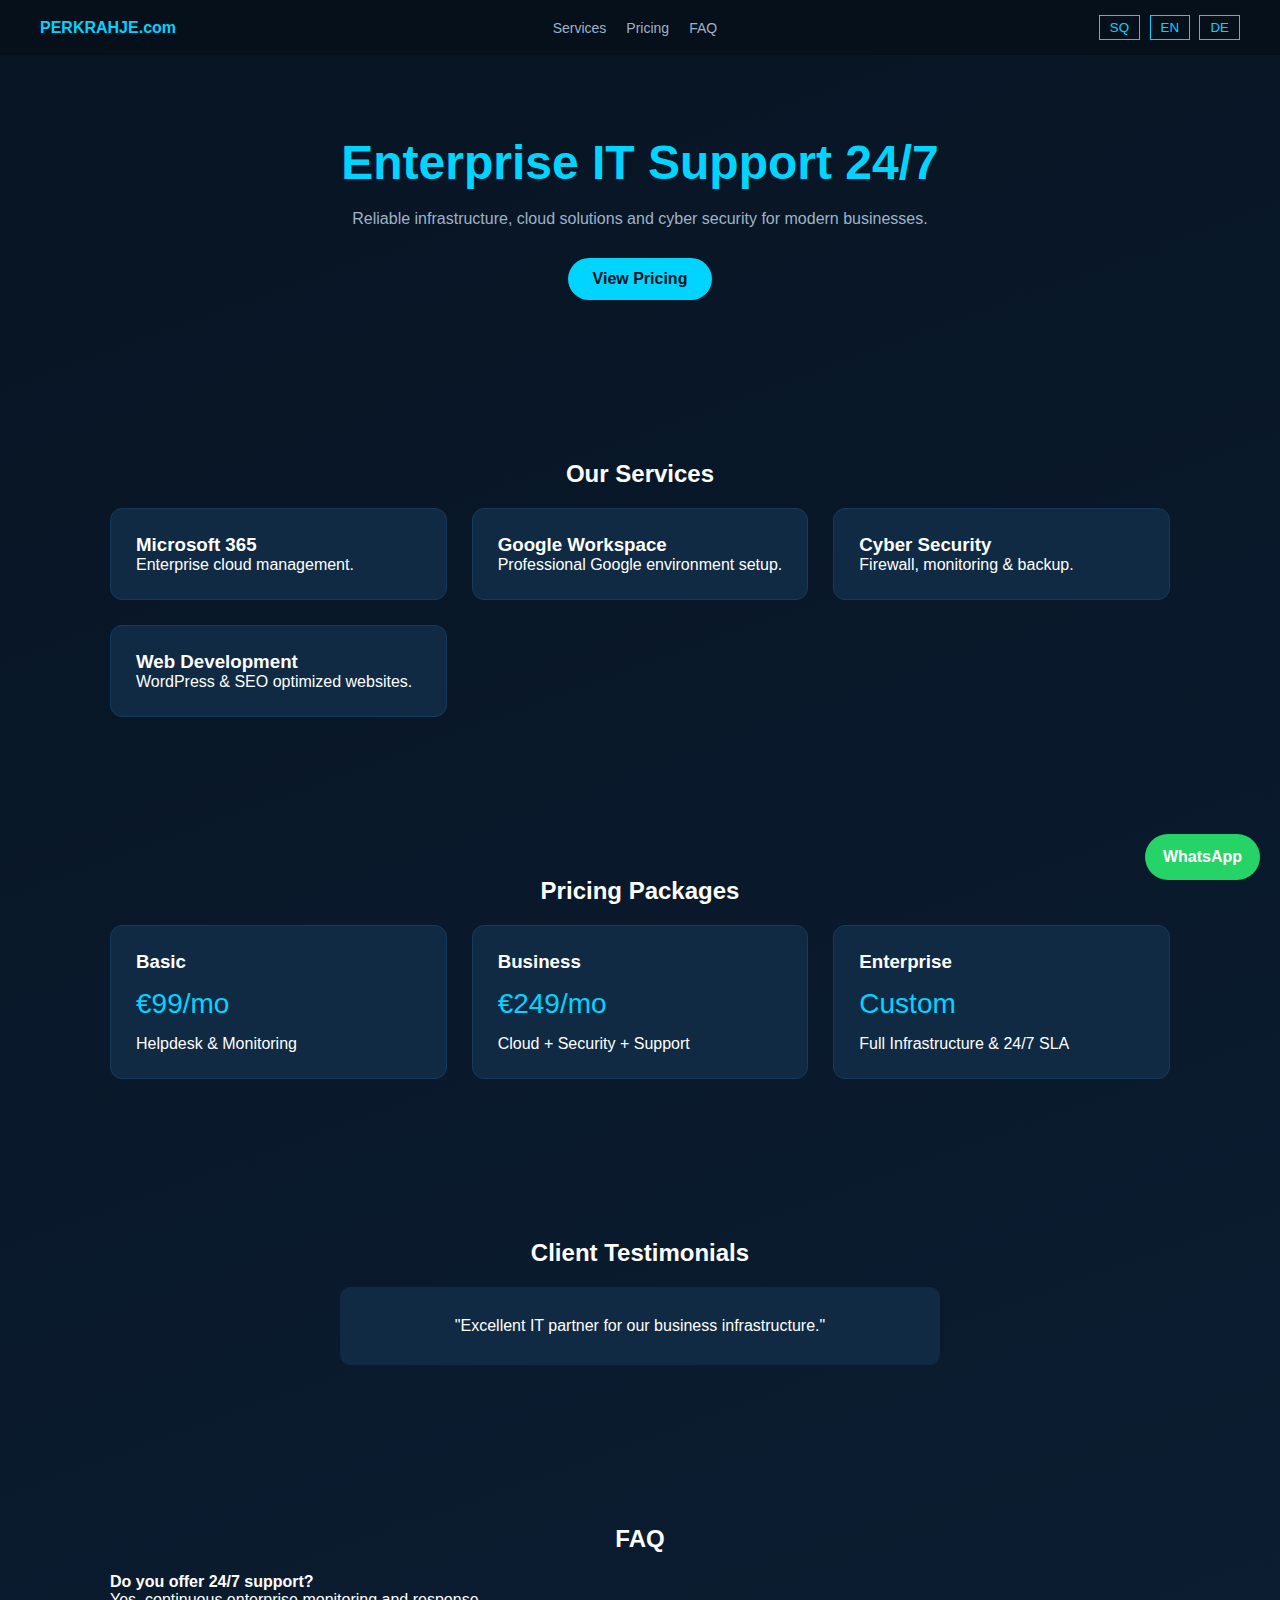
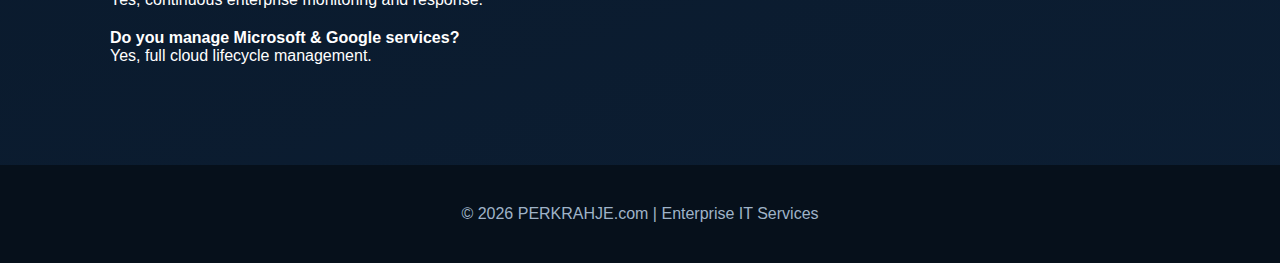
<file: index-dark.html>
<!DOCTYPE html>
<html lang="sq">
<head>
<meta charset="UTF-8">
<meta name="viewport" content="width=device-width, initial-scale=1.0">

<title>PERKRAHJE.com | Enterprise IT Support 24/7</title>

<meta name="description" content="Enterprise IT Support, Microsoft 365, Google Workspace, Cyber Security, Web Development & Infrastructure Solutions. 24/7 Professional Support.">
<meta name="keywords" content="IT Support, Microsoft 365, Google Workspace, Cyber Security, WordPress, Enterprise IT">
<meta name="author" content="PERKRAHJE.com">

<!-- FAQ Schema for SEO -->
<script type="application/ld+json">
{
"@context":"https://schema.org",
"@type":"FAQPage",
"mainEntity":[
{
"@type":"Question",
"name":"Do you provide 24/7 IT Support?",
"acceptedAnswer":{"@type":"Answer","text":"Yes. We provide 24/7 enterprise IT support and monitoring."}
},
{
"@type":"Question",
"name":"Do you support Microsoft and Google services?",
"acceptedAnswer":{"@type":"Answer","text":"We manage Microsoft 365 and Google Workspace environments professionally."}
}
]
}
</script>

<style>

/* ===== Theme ===== */
:root{
--bg:#071423;
--card:#102a44;
--accent:#00d4ff;
--primary:#1ea7ff;
--text:#ffffff;
--muted:#9fb3c8;
}

*{margin:0;padding:0;box-sizing:border-box}

body{
font-family:-apple-system,BlinkMacSystemFont,"Segoe UI",Roboto,sans-serif;
background:linear-gradient(160deg,#071423,#0c1e33);
color:var(--text);
}

nav{
position:sticky;
top:0;
background:#06101b;
padding:15px 40px;
display:flex;
justify-content:space-between;
align-items:center;
z-index:1000;
}

nav .logo{color:var(--accent);font-weight:bold}

nav ul{display:flex;gap:20px;list-style:none}

nav a{color:var(--muted);text-decoration:none;font-size:14px}

.lang-switch button{
background:none;
border:1px solid var(--accent);
color:var(--accent);
padding:4px 10px;
margin-left:5px;
cursor:pointer;
}

section{max-width:1100px;margin:auto;padding:80px 20px}

h1,h2{text-align:center;margin-bottom:20px}

h1{color:var(--accent);font-size:3em}

.hero p{text-align:center;color:var(--muted);margin-bottom:30px}

.cta{
display:inline-block;
background:var(--accent);
color:#00121f;
padding:12px 25px;
border-radius:30px;
text-decoration:none;
font-weight:bold;
}

.services,.pricing{display:grid;grid-template-columns:repeat(auto-fit,minmax(280px,1fr));gap:25px}

.card{
background:var(--card);
padding:25px;
border-radius:12px;
border:1px solid #163a5a;
transition:0.3s;
}

.card:hover{border-color:var(--accent);transform:translateY(-5px)}

.price{font-size:28px;color:var(--accent);margin:15px 0}

.testimonials{text-align:center}

.testimonial-box{
max-width:600px;
margin:auto;
background:var(--card);
padding:30px;
border-radius:10px;
}

.faq-item{margin-bottom:20px}

footer{
text-align:center;
padding:40px;
background:#06101b;
color:var(--muted);
}

.whatsapp{
position:fixed;
bottom:20px;
right:20px;
background:#25D366;
color:white;
padding:14px 18px;
border-radius:50px;
text-decoration:none;
font-weight:bold;
}

</style>
</head>
<body>

<nav>
<div class="logo">PERKRAHJE.com</div>
<ul>
<li><a href="#services">Services</a></li>
<li><a href="#pricing">Pricing</a></li>
<li><a href="#faq">FAQ</a></li>
</ul>
<div class="lang-switch">
<button onclick="setLang('sq')">SQ</button>
<button onclick="setLang('en')">EN</button>
<button onclick="setLang('de')">DE</button>
</div>
</nav>

<section class="hero">
<h1 data-i18n="heroTitle">Enterprise IT Support 24/7</h1>
<p data-i18n="heroText">Reliable infrastructure, cloud solutions and cyber security for modern businesses.</p>
<div style="text-align:center;">
<a href="#pricing" class="cta" data-i18n="ctaBtn">View Pricing</a>
</div>
</section>

<section id="services">
<h2 data-i18n="servicesTitle">Our Services</h2>
<div class="services">
<div class="card"><h3>Microsoft 365</h3><p>Enterprise cloud management.</p></div>
<div class="card"><h3>Google Workspace</h3><p>Professional Google environment setup.</p></div>
<div class="card"><h3>Cyber Security</h3><p>Firewall, monitoring & backup.</p></div>
<div class="card"><h3>Web Development</h3><p>WordPress & SEO optimized websites.</p></div>
</div>
</section>

<section id="pricing">
<h2 data-i18n="pricingTitle">Pricing Packages</h2>
<div class="pricing">
<div class="card">
<h3>Basic</h3>
<div class="price">€99/mo</div>
<p>Helpdesk & Monitoring</p>
</div>
<div class="card">
<h3>Business</h3>
<div class="price">€249/mo</div>
<p>Cloud + Security + Support</p>
</div>
<div class="card">
<h3>Enterprise</h3>
<div class="price">Custom</div>
<p>Full Infrastructure & 24/7 SLA</p>
</div>
</div>
</section>

<section class="testimonials">
<h2 data-i18n="testimonialsTitle">Client Testimonials</h2>
<div class="testimonial-box" id="testimonial">
"Excellent IT partner for our business infrastructure."
</div>
</section>

<section id="faq">
<h2>FAQ</h2>
<div class="faq-item">
<strong>Do you offer 24/7 support?</strong>
<p>Yes, continuous enterprise monitoring and response.</p>
</div>
<div class="faq-item">
<strong>Do you manage Microsoft & Google services?</strong>
<p>Yes, full cloud lifecycle management.</p>
</div>
</section>

<footer>
© 2026 PERKRAHJE.com | Enterprise IT Services
</footer>

<a class="whatsapp" href="https://wa.me/4915566440167" target="_blank">WhatsApp</a>

<script>

/* ===== Language Switch ===== */
const translations={
en:{
heroTitle:"Enterprise IT Support 24/7",
heroText:"Reliable infrastructure, cloud solutions and cyber security for modern businesses.",
ctaBtn:"View Pricing",
servicesTitle:"Our Services",
pricingTitle:"Pricing Packages",
testimonialsTitle:"Client Testimonials"
},
de:{
heroTitle:"Enterprise IT Support 24/7",
heroText:"Zuverlässige Infrastruktur, Cloud-Lösungen und Cybersicherheit für moderne Unternehmen.",
ctaBtn:"Preise ansehen",
servicesTitle:"Unsere Dienstleistungen",
pricingTitle:"Preispakete",
testimonialsTitle:"Kundenreferenzen"
},
sq:{
heroTitle:"Mbështetje IT 24/7",
heroText:"Infrastrukturë e sigurt, cloud dhe siguri kibernetike për biznese moderne.",
ctaBtn:"Shiko Çmimet",
servicesTitle:"Shërbimet Tona",
pricingTitle:"Paketa Çmimesh",
testimonialsTitle:"Klientët Tanë"
}
};

function setLang(lang){
document.querySelectorAll("[data-i18n]").forEach(el=>{
el.innerText=translations[lang][el.dataset.i18n];
});
document.documentElement.lang=lang;
}

/* ===== Testimonials Slider ===== */
const testimonials=[
"Excellent IT partner for our business infrastructure.",
"Professional Microsoft 365 migration and security setup.",
"Reliable 24/7 support and proactive monitoring."
];
let index=0;
setInterval(()=>{
index=(index+1)%testimonials.length;
document.getElementById("testimonial").innerText=testimonials[index];
},4000);

</script>

</body>
</html>
</file>
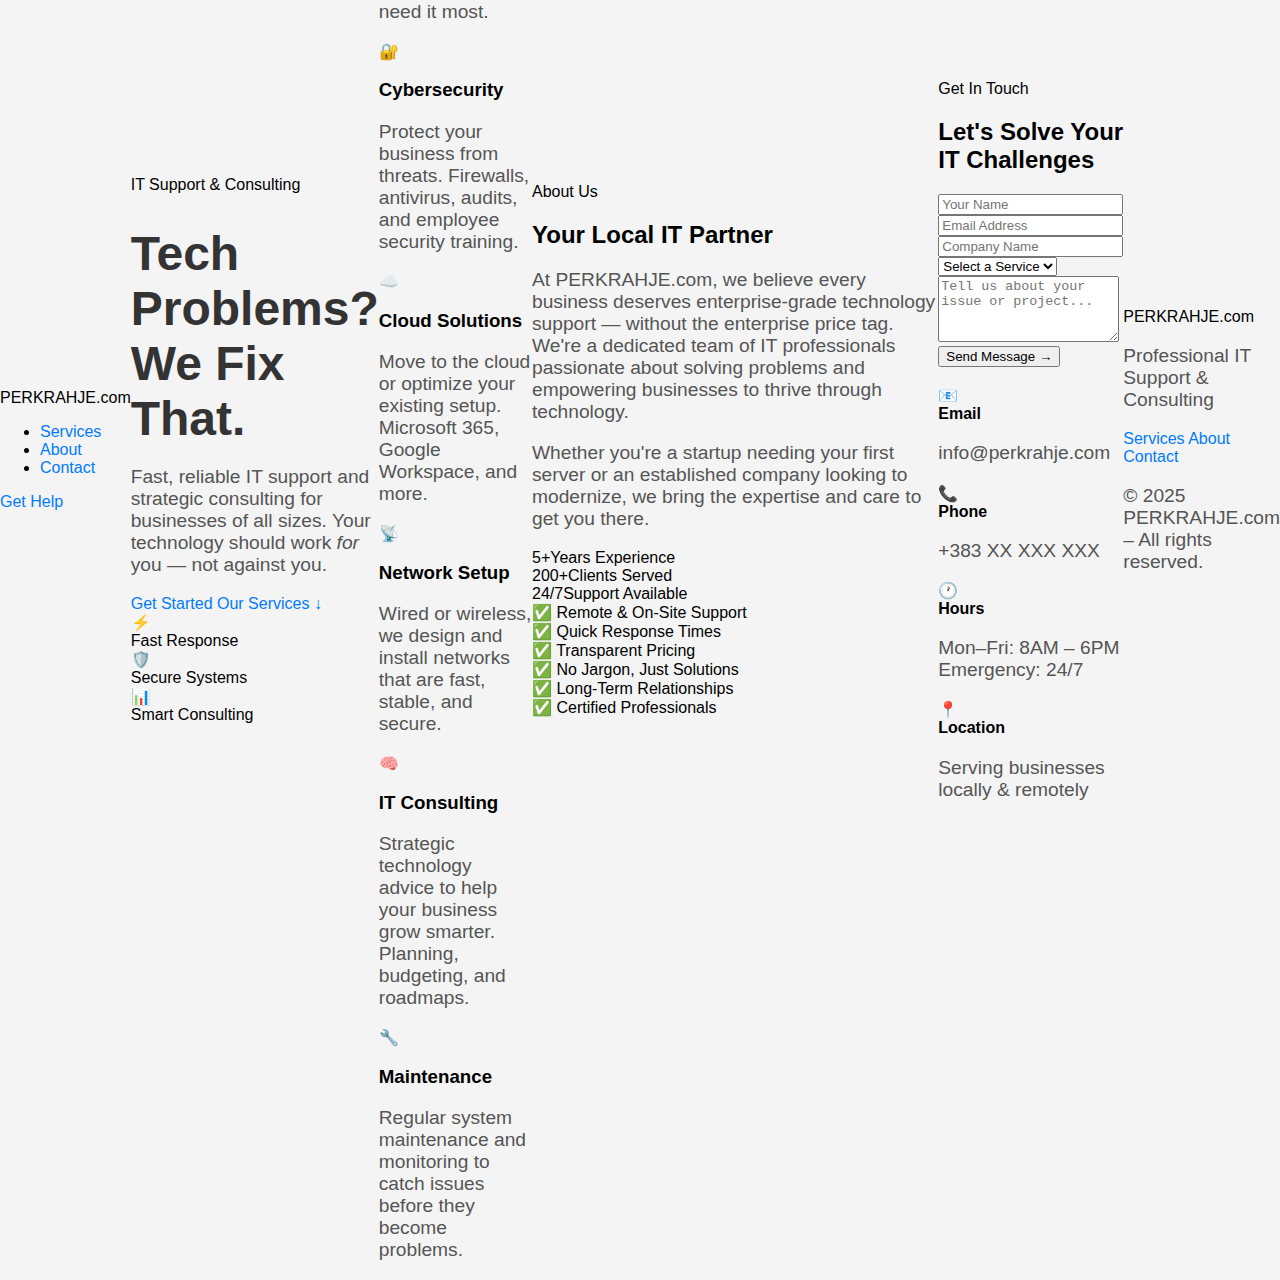
<file: indexi.html>
<!DOCTYPE html>
<html lang="en">
<head>
  <meta charset="UTF-8" />
  <meta name="viewport" content="width=device-width, initial-scale=1.0"/>
  <title>PERKRAHJE.com – IT Support & Consulting</title>
  <link rel="preconnect" href="https://fonts.googleapis.com">
  <link href="https://fonts.googleapis.com/css2?family=Syne:wght@700;800&family=DM+Sans:wght@300;400;500&display=swap" rel="stylesheet">
  <link rel="stylesheet" href="style.css">
</head>
<body>

  <!-- NAV -->
  <nav>
    <div class="logo">PERKRAHJE<span>.com</span></div>
    <ul class="nav-links">
      <li><a href="#services">Services</a></li>
      <li><a href="#about">About</a></li>
      <li><a href="#contact">Contact</a></li>
    </ul>
    <a href="#contact" class="nav-cta">Get Help</a>
  </nav>

  <!-- HERO -->
  <section class="hero">
    <div class="hero-bg-grid"></div>
    <div class="hero-content">
      <div class="badge">IT Support & Consulting</div>
      <h1>Tech Problems?<br><span>We Fix That.</span></h1>
      <p>Fast, reliable IT support and strategic consulting for businesses of all sizes. Your technology should work <em>for</em> you — not against you.</p>
      <div class="hero-btns">
        <a href="#contact" class="btn-primary">Get Started</a>
        <a href="#services" class="btn-ghost">Our Services ↓</a>
      </div>
    </div>
    <div class="hero-visual">
      <div class="card-stack">
        <div class="hcard c1">
          <div class="hcard-icon">⚡</div>
          <div>Fast Response</div>
        </div>
        <div class="hcard c2">
          <div class="hcard-icon">🛡️</div>
          <div>Secure Systems</div>
        </div>
        <div class="hcard c3">
          <div class="hcard-icon">📊</div>
          <div>Smart Consulting</div>
        </div>
      </div>
    </div>
  </section>

  <!-- SERVICES -->
  <section id="services" class="services">
    <div class="section-label">What We Do</div>
    <h2>Services Built for<br>Your Business</h2>
    <div class="services-grid">
      <div class="service-card">
        <div class="s-icon">🖥️</div>
        <h3>IT Support</h3>
        <p>Hardware, software, networks — we handle it all. On-site and remote support when you need it most.</p>
      </div>
      <div class="service-card featured">
        <div class="s-icon">🔐</div>
        <h3>Cybersecurity</h3>
        <p>Protect your business from threats. Firewalls, antivirus, audits, and employee security training.</p>
      </div>
      <div class="service-card">
        <div class="s-icon">☁️</div>
        <h3>Cloud Solutions</h3>
        <p>Move to the cloud or optimize your existing setup. Microsoft 365, Google Workspace, and more.</p>
      </div>
      <div class="service-card">
        <div class="s-icon">📡</div>
        <h3>Network Setup</h3>
        <p>Wired or wireless, we design and install networks that are fast, stable, and secure.</p>
      </div>
      <div class="service-card">
        <div class="s-icon">🧠</div>
        <h3>IT Consulting</h3>
        <p>Strategic technology advice to help your business grow smarter. Planning, budgeting, and roadmaps.</p>
      </div>
      <div class="service-card">
        <div class="s-icon">🔧</div>
        <h3>Maintenance</h3>
        <p>Regular system maintenance and monitoring to catch issues before they become problems.</p>
      </div>
    </div>
  </section>

  <!-- ABOUT -->
  <section id="about" class="about">
    <div class="about-inner">
      <div class="about-text">
        <div class="section-label">About Us</div>
        <h2>Your Local IT Partner</h2>
        <p>At PERKRAHJE.com, we believe every business deserves enterprise-grade technology support — without the enterprise price tag. We're a dedicated team of IT professionals passionate about solving problems and empowering businesses to thrive through technology.</p>
        <p>Whether you're a startup needing your first server or an established company looking to modernize, we bring the expertise and care to get you there.</p>
        <div class="stats-row">
          <div class="stat"><span>5+</span>Years Experience</div>
          <div class="stat"><span>200+</span>Clients Served</div>
          <div class="stat"><span>24/7</span>Support Available</div>
        </div>
      </div>
      <div class="about-visual">
        <div class="about-box">
          <div class="ab-item">✅ Remote & On-Site Support</div>
          <div class="ab-item">✅ Quick Response Times</div>
          <div class="ab-item">✅ Transparent Pricing</div>
          <div class="ab-item">✅ No Jargon, Just Solutions</div>
          <div class="ab-item">✅ Long-Term Relationships</div>
          <div class="ab-item">✅ Certified Professionals</div>
        </div>
      </div>
    </div>
  </section>

  <!-- CONTACT -->
  <section id="contact" class="contact">
    <div class="section-label">Get In Touch</div>
    <h2>Let's Solve Your<br>IT Challenges</h2>
    <div class="contact-wrap">
      <form class="contact-form" action="https://formspree.io/f/xzdavnrg" method="POST">
        <input type="hidden" name="_subject" value="New Contact from PERKRAHJE.com" />
        <div class="form-row">
          <input type="text" name="name" placeholder="Your Name" required />
          <input type="email" name="email" placeholder="Email Address" required />
        </div>
        <input type="text" name="company" placeholder="Company Name" />
        <select name="service">
          <option value="" disabled selected>Select a Service</option>
          <option>IT Support</option>
          <option>Cybersecurity</option>
          <option>Cloud Solutions</option>
          <option>Network Setup</option>
          <option>IT Consulting</option>
          <option>Maintenance</option>
          <option>Other</option>
        </select>
        <textarea name="message" placeholder="Tell us about your issue or project..." rows="4" required></textarea>
        <button type="submit" class="btn-primary">Send Message →</button>
        <p class="form-note" id="form-msg"></p>
      </form>
      <div class="contact-info">
        <div class="ci-card">
          <div class="ci-icon">📧</div>
          <div>
            <strong>Email</strong>
            <p>info@perkrahje.com</p>
          </div>
        </div>
        <div class="ci-card">
          <div class="ci-icon">📞</div>
          <div>
            <strong>Phone</strong>
            <p>+383 XX XXX XXX</p>
          </div>
        </div>
        <div class="ci-card">
          <div class="ci-icon">🕐</div>
          <div>
            <strong>Hours</strong>
            <p>Mon–Fri: 8AM – 6PM<br>Emergency: 24/7</p>
          </div>
        </div>
        <div class="ci-card">
          <div class="ci-icon">📍</div>
          <div>
            <strong>Location</strong>
            <p>Serving businesses locally & remotely</p>
          </div>
        </div>
      </div>
    </div>
  </section>

  <!-- FOOTER -->
  <footer>
    <div class="footer-inner">
      <div class="logo">PERKRAHJE<span>.com</span></div>
      <p>Professional IT Support & Consulting</p>
      <div class="footer-links">
        <a href="#services">Services</a>
        <a href="#about">About</a>
        <a href="#contact">Contact</a>
      </div>
      <p class="copyright">© 2025 PERKRAHJE.com – All rights reserved.</p>
    </div>
  </footer>

  <script>
    // Smooth scroll
    document.querySelectorAll('a[href^="#"]').forEach(a => {
      a.addEventListener('click', e => {
        e.preventDefault();
        document.querySelector(a.getAttribute('href'))?.scrollIntoView({ behavior: 'smooth' });
      });
    });

    // Formspree AJAX submission
    const form = document.querySelector('.contact-form');
    const msg = document.getElementById('form-msg');

    form.addEventListener('submit', async (e) => {
      e.preventDefault();
      const btn = form.querySelector('button[type="submit"]');
      btn.textContent = 'Sending...';
      btn.disabled = true;

      try {
        const res = await fetch(form.action, {
          method: 'POST',
          body: new FormData(form),
          headers: { 'Accept': 'application/json' }
        });

        if (res.ok) {
          msg.textContent = '✅ Message sent! We\'ll get back to you shortly.';
          msg.style.color = '#00e5b0';
          form.reset();
        } else {
          const data = await res.json();
          msg.textContent = data.errors ? data.errors.map(e => e.message).join(', ') : '❌ Something went wrong. Please try again.';
          msg.style.color = '#ff5c5c';
        }
      } catch {
        msg.textContent = '❌ Network error. Please try again later.';
        msg.style.color = '#ff5c5c';
      }

      btn.textContent = 'Send Message →';
      btn.disabled = false;
    });

    // Scroll reveal
    const observer = new IntersectionObserver((entries) => {
      entries.forEach(el => {
        if (el.isIntersecting) el.target.classList.add('visible');
      });
    }, { threshold: 0.1 });
    document.querySelectorAll('.service-card, .ci-card, .stat, .ab-item').forEach(el => {
      el.classList.add('reveal');
      observer.observe(el);
    });
  </script>
</body>
</html>
</file>
<file: style.css>
body {
    margin: 0;
    font-family: Arial, sans-serif;
    background-color: #f4f4f4;
    display: flex;
    justify-content: center;
    align-items: center;
    height: 100vh;
}

.container {
    text-align: center;
    background-color: #fff;
    padding: 40px 60px;
    border-radius: 10px;
    box-shadow: 0 4px 10px rgba(0,0,0,0.1);
}

h1 {
    color: #333;
    font-size: 3em;
    margin-bottom: 20px;
}

p {
    font-size: 1.2em;
    color: #555;
}

a {
    color: #007bff;
    text-decoration: none;
}

a:hover {
    text-decoration: underline;
}
</file>
